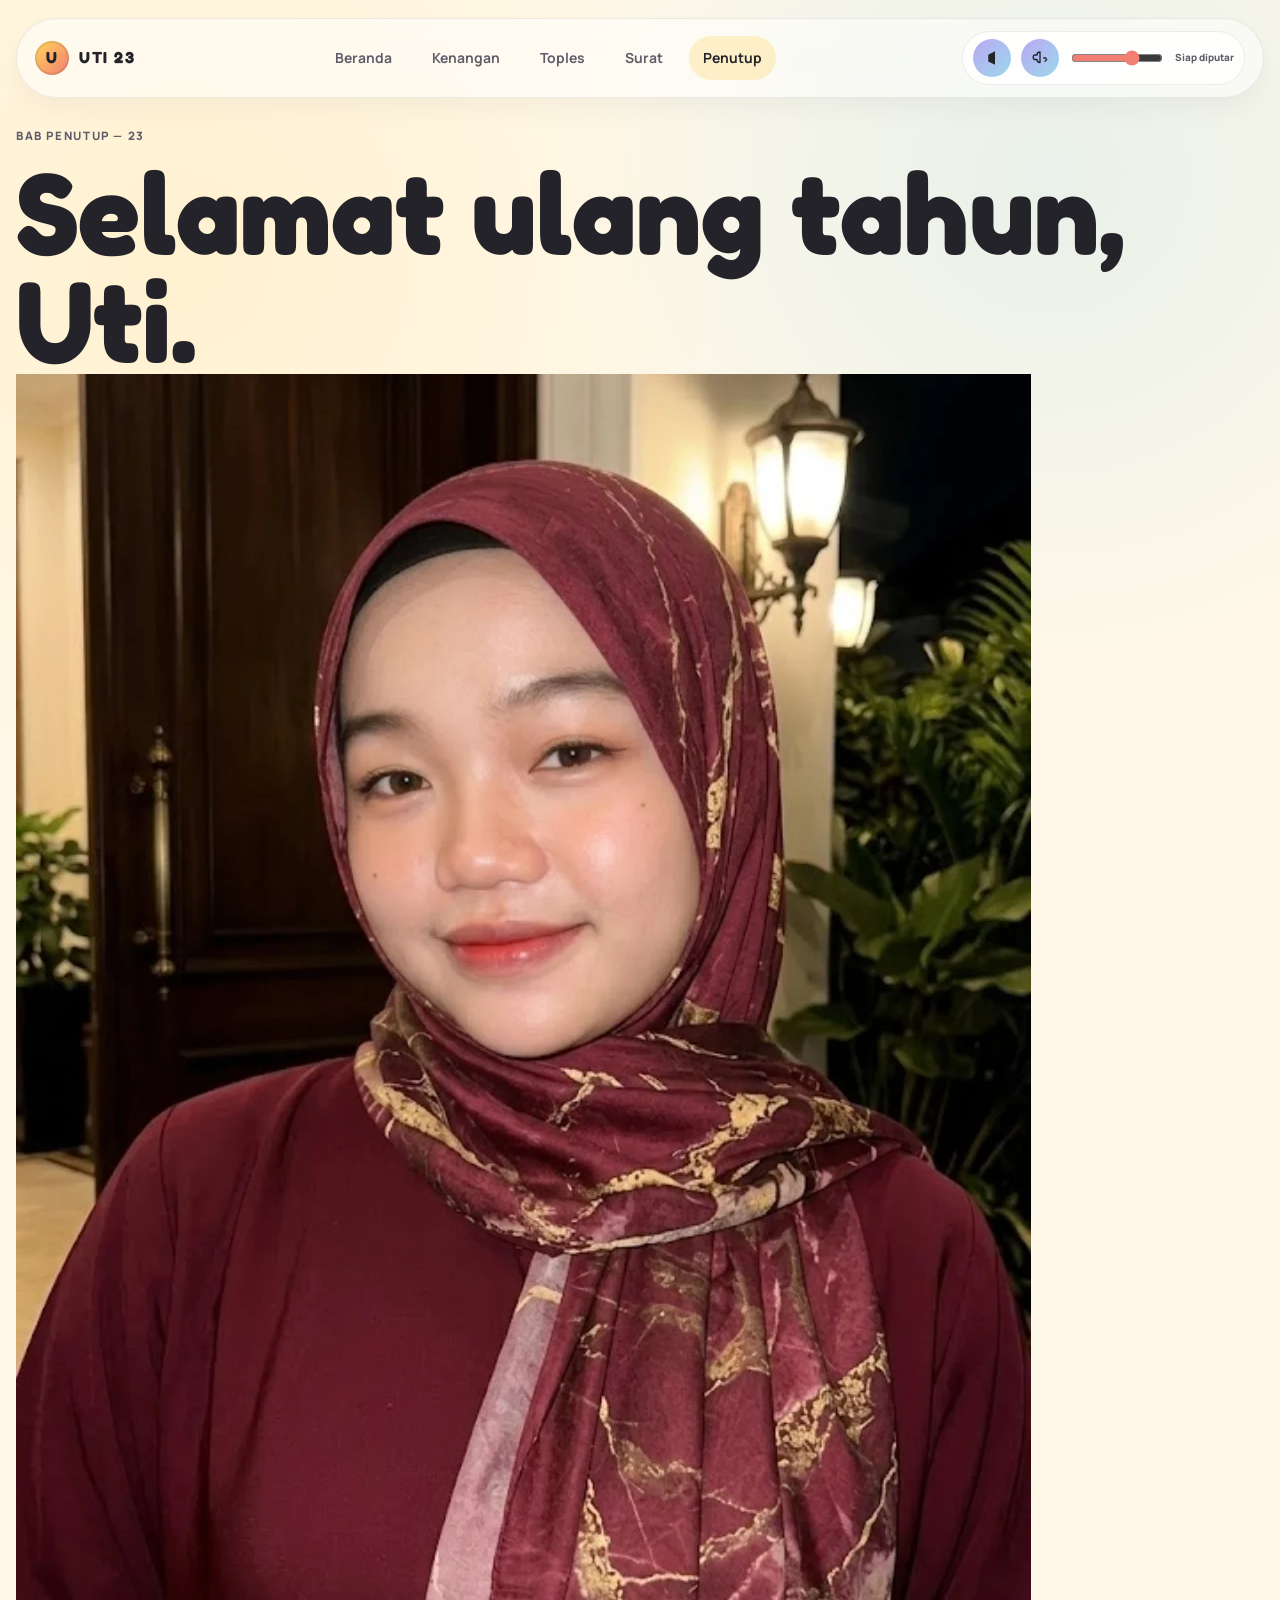
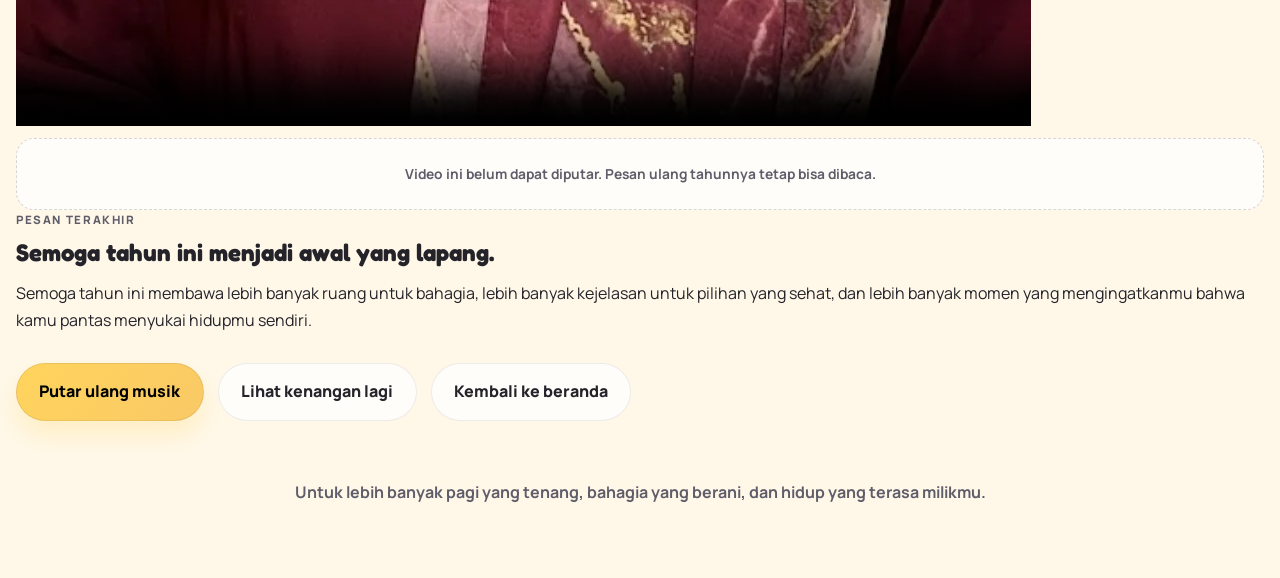
<file: finale.html>
<!DOCTYPE html>
<html lang="id">

<head>
  <meta charset="UTF-8" />
  <meta name="viewport" content="width=device-width, initial-scale=1.0" />
  <link rel="icon" href="./favicon.svg" type="image/svg+xml" />
  <title>Ucapan Penutup | UTI 23
  </title>
  <link rel="preconnect" href="https://fonts.googleapis.com" />
  <link rel="preconnect" href="https://fonts.gstatic.com" crossorigin />
  <link
    href="https://fonts.googleapis.com/css2?family=Fredoka:wght@400;500;600;700&family=Manrope:wght@400;500;600;700;800&display=swap"
    rel="stylesheet" />
  <script type="importmap">
      {
        "imports": {
          "three": "https://cdn.jsdelivr.net/npm/three@0.160.0/build/three.module.js",
          "three/addons/": "https://cdn.jsdelivr.net/npm/three@0.160.0/examples/jsm/"
        }
      }
    </script>
  <link rel="stylesheet" href="./styles.css" />
</head>

<body data-page="finale">
  <div class="page-shell inner-page">
    <header class="topbar">
      <a class="brand" href="./index.html">
        <span class="brand-mark">U</span>
        <span class="brand-text">UTI 23</span>
      </a>
      <nav class="main-nav" aria-label="Navigasi utama">
        <a href="./index.html">Beranda</a>
        <a href="./memories.html">Kenangan</a>
        <a href="./jar.html">Toples</a>
        <a href="./letter.html">Surat</a>
        <a href="./finale.html" class="active" aria-current="page">Penutup</a>
      </nav>
      <div class="audio-panel" role="group" aria-label="Kontrol musik">
        <button class="audio-toggle" type="button" data-audio-toggle aria-label="Putar musik" aria-pressed="false">
          <svg viewBox="0 0 24 24" aria-hidden="true">
            <path d="M7 7.5v9l9 4.5V3L7 7.5Z" fill="currentColor" />
          </svg>
        </button>
        <button class="mute-toggle" type="button" data-mute-toggle aria-label="Bisukan musik" aria-pressed="false">
          <svg viewBox="0 0 24 24" aria-hidden="true">
            <path
              d="M12 6v12a4 4 0 0 1-4-4H5a2 2 0 0 1-2-2v-2a2 2 0 0 1 2-2h3a4 4 0 0 1 4-4Zm6.5 5.5 2.5 2.5-2.5 2.5M17 12h2.5"
              fill="none" stroke="currentColor" stroke-linecap="round" stroke-linejoin="round" stroke-width="1.8" />
          </svg>
        </button>
        <input class="volume-slider" type="range" min="0" max="100" value="70" aria-label="Volume musik" />
        <span class="audio-status" role="status" aria-live="polite">Musik dijeda · tekan Putar untuk memulai</span>
      </div>
    </header>

    <main class="finale-page">
      <section class="page-hero narrow center">
        <p class="kicker">Bab penutup — 23</p>
        <h1>Selamat ulang tahun, Uti.</h1>
      </section>

      <section class="finale-video">
        <video controls preload="metadata" poster="./src/img/Foto Uti/Uti 1.webp">
          <source src="./src/vid/Video kenangan kita/v1c044g50000davur4vog65slf40i9kg.mp4" type="video/mp4" />
          Peramban ini tidak mendukung pemutaran video.
        </video>
      </section>

      <section class="finale-message">
        <p class="kicker">Pesan terakhir</p>
        <h2>Semoga tahun ini menjadi awal yang lapang.</h2>
        <p>
          Semoga tahun ini membawa lebih banyak ruang untuk bahagia, lebih banyak kejelasan untuk pilihan yang sehat,
          dan lebih banyak momen yang mengingatkanmu bahwa kamu pantas menyukai hidupmu sendiri.
        </p>
        <div class="button-row">
          <button class="primary-button" type="button" data-replay-music>Putar ulang musik</button>
          <a class="secondary-button" href="./memories.html">Lihat kenangan lagi</a>
          <a class="secondary-button" href="./index.html">Kembali ke beranda</a>
        </div>
      </section>
    </main>

    <footer class="site-footer">
      <p>Untuk lebih banyak pagi yang tenang, bahagia yang berani, dan hidup yang terasa milikmu.</p>
    </footer>
  </div>

  <script type="module" src="./script.js"></script>
</body>

</html>
</file>
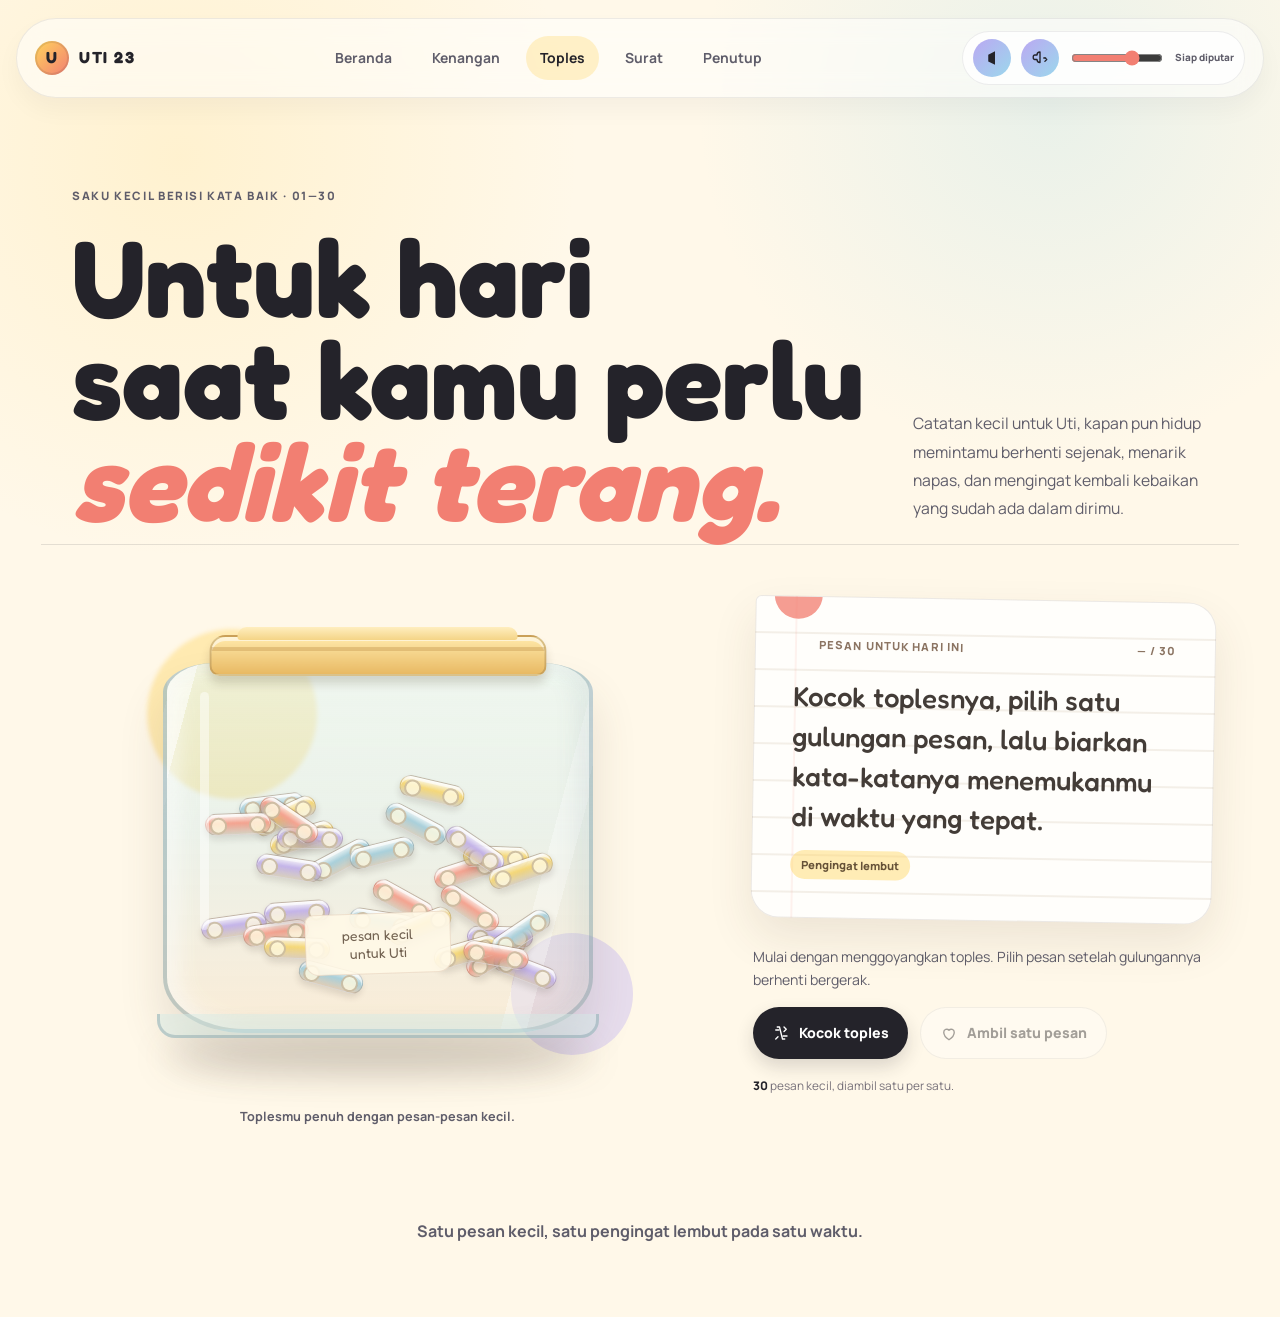
<file: jar.html>
<!DOCTYPE html>
<html lang="id">

<head>
  <meta charset="UTF-8" />
  <meta name="viewport" content="width=device-width, initial-scale=1.0" />
  <link rel="icon" href="./favicon.svg" type="image/svg+xml" />
  <title>Toples Pengingat Kecil | UTI 23</title>
  <link rel="preconnect" href="https://fonts.googleapis.com" />
  <link rel="preconnect" href="https://fonts.gstatic.com" crossorigin />
  <link
    href="https://fonts.googleapis.com/css2?family=Fredoka:wght@400;500;600;700&family=Manrope:wght@400;500;600;700;800&display=swap"
    rel="stylesheet" />
  <script type="importmap">
      {
        "imports": {
          "three": "https://cdn.jsdelivr.net/npm/three@0.160.0/build/three.module.js",
          "three/addons/": "https://cdn.jsdelivr.net/npm/three@0.160.0/examples/jsm/"
        }
      }
    </script>
  <link rel="stylesheet" href="./styles.css" />
</head>

<body data-page="jar">
  <div class="page-shell inner-page">
    <header class="topbar">
      <a class="brand" href="./index.html" aria-label="Beranda UTI 23">
        <span class="brand-mark">U</span>
        <span class="brand-text">UTI 23</span>
      </a>
      <nav class="main-nav" aria-label="Navigasi utama">
        <a href="./index.html">Beranda</a>
        <a href="./memories.html">Kenangan</a>
        <a href="./jar.html" class="active" aria-current="page">Toples</a>
        <a href="./letter.html">Surat</a>
        <a href="./finale.html">Penutup</a>
      </nav>
      <div class="audio-panel" role="group" aria-label="Kontrol musik">
        <button class="audio-toggle" type="button" data-audio-toggle aria-label="Putar musik" aria-pressed="false">
          <svg viewBox="0 0 24 24" aria-hidden="true">
            <path d="M7 7.5v9l9 4.5V3L7 7.5Z" fill="currentColor" />
          </svg>
        </button>
        <button class="mute-toggle" type="button" data-mute-toggle aria-label="Bisukan musik" aria-pressed="false">
          <svg viewBox="0 0 24 24" aria-hidden="true">
            <path
              d="M12 6v12a4 4 0 0 1-4-4H5a2 2 0 0 1-2-2v-2a2 2 0 0 1 2-2h3a4 4 0 0 1 4-4Zm6.5 5.5 2.5 2.5-2.5 2.5M17 12h2.5"
              fill="none" stroke="currentColor" stroke-linecap="round" stroke-linejoin="round" stroke-width="1.8" />
          </svg>
        </button>
        <input class="volume-slider" type="range" min="0" max="100" value="70" aria-label="Volume musik" />
        <span class="audio-status" role="status" aria-live="polite">Musik dijeda · tekan Putar untuk memulai</span>
      </div>
    </header>

    <main class="jar-page">
      <section class="jar-heading">
        <div>
          <p class="kicker">Saku kecil berisi kata baik · 01—30</p>
          <h1>Untuk hari<br />saat kamu perlu <span>sedikit terang.</span></h1>
        </div>
        <p class="jar-intro">Catatan kecil untuk Uti, kapan pun hidup memintamu berhenti sejenak, menarik napas, dan
          mengingat kembali kebaikan yang sudah ada dalam dirimu.</p>
      </section>

      <section class="jar-layout" aria-label="Toples berisi pesan-pesan kecil">
        <div class="jar-scene">
          <div class="jar-shadow" aria-hidden="true"></div>
          <div class="jar-lid" aria-hidden="true"><span></span></div>
          <div class="jar-glass" aria-label="Toples kaca berisi gulungan pesan">
            <div class="jar-glint" aria-hidden="true"></div>
            <div id="paper-rolls" class="paper-rolls" aria-hidden="true"></div>
            <div class="jar-label" aria-hidden="true">pesan kecil<br />untuk Uti</div>
          </div>
          <div class="jar-foot" aria-hidden="true"></div>
          <button id="picked-note" class="picked-note" type="button" aria-label="Buka gulungan pesan pilihanmu" hidden>
            <span class="picked-note-roll"><i></i></span>
            <span class="picked-note-copy">Ketuk untuk membuka</span>
            <svg viewBox="0 0 24 24" aria-hidden="true">
              <path d="m9 18 6-6-6-6" fill="none" stroke="currentColor" stroke-linecap="round" stroke-linejoin="round"
                stroke-width="2" />
            </svg>
          </button>
          <p class="jar-status" id="jar-status" aria-live="polite">Menyiapkan 30 pesan kecil…</p>
        </div>

        <div class="jar-panel">
          <div class="note-card" id="note-card">
            <div class="note-card-top">
              <span class="note-label">Pesan untuk hari ini</span>
              <span class="note-number" id="note-number">— / 30</span>
            </div>
            <p id="note-text" lang="id" aria-live="polite">Kocok toplesnya, pilih satu gulungan pesan, lalu biarkan kata-katanya menemukanmu di waktu yang tepat.</p>
            <span class="note-category" id="note-category">Pengingat lembut</span>
          </div>
          <p class="jar-instruction" id="jar-instruction">Mulai dengan menggoyangkan toples. Pilih pesan setelah gulungannya berhenti bergerak.</p>
          <div class="jar-actions" aria-label="Tombol toples">
            <button id="shake-button" class="primary-button" type="button" disabled>
              <svg viewBox="0 0 24 24" aria-hidden="true">
                <path d="M7 4h3l4 16h3M5 8h4m6 8h5M16 4l3 3-3 3M8 17l-3 3" fill="none" stroke="currentColor"
                  stroke-linecap="round" stroke-linejoin="round" stroke-width="1.8" />
              </svg>
              Kocok toples
            </button>
            <button id="pick-button" class="secondary-button" type="button" disabled>
              <svg viewBox="0 0 24 24" aria-hidden="true">
                <path d="M12 21s-7-4.4-7-10a4 4 0 0 1 7-2.6A4 4 0 0 1 19 11c0 5.6-7 10-7 10Z" fill="none"
                  stroke="currentColor" stroke-linecap="round" stroke-linejoin="round" stroke-width="1.8" />
              </svg>
              Ambil satu pesan
            </button>
            <button id="next-button" class="secondary-button next-note hidden" type="button">
              Ambil pesan lain
              <svg viewBox="0 0 24 24" aria-hidden="true">
                <path d="M5 12h14m-6-6 6 6-6 6" fill="none" stroke="currentColor" stroke-linecap="round"
                  stroke-linejoin="round" stroke-width="1.8" />
              </svg>
            </button>
          </div>
          <p class="jar-count"><span id="notes-remaining">30</span> pesan kecil, diambil satu per satu.</p>
        </div>
      </section>
    </main>

    <footer class="site-footer">
      <p>Satu pesan kecil, satu pengingat lembut pada satu waktu.</p>
    </footer>
  </div>

  <script type="module" src="./script.js"
    onerror="document.getElementById('jar-status').textContent = 'Toples pesan tidak dapat dimuat. Muat ulang halaman untuk mencoba lagi.'; document.querySelectorAll('.jar-actions button, .picked-note').forEach((button) => { button.disabled = true; });"></script>
</body>

</html>
</file>
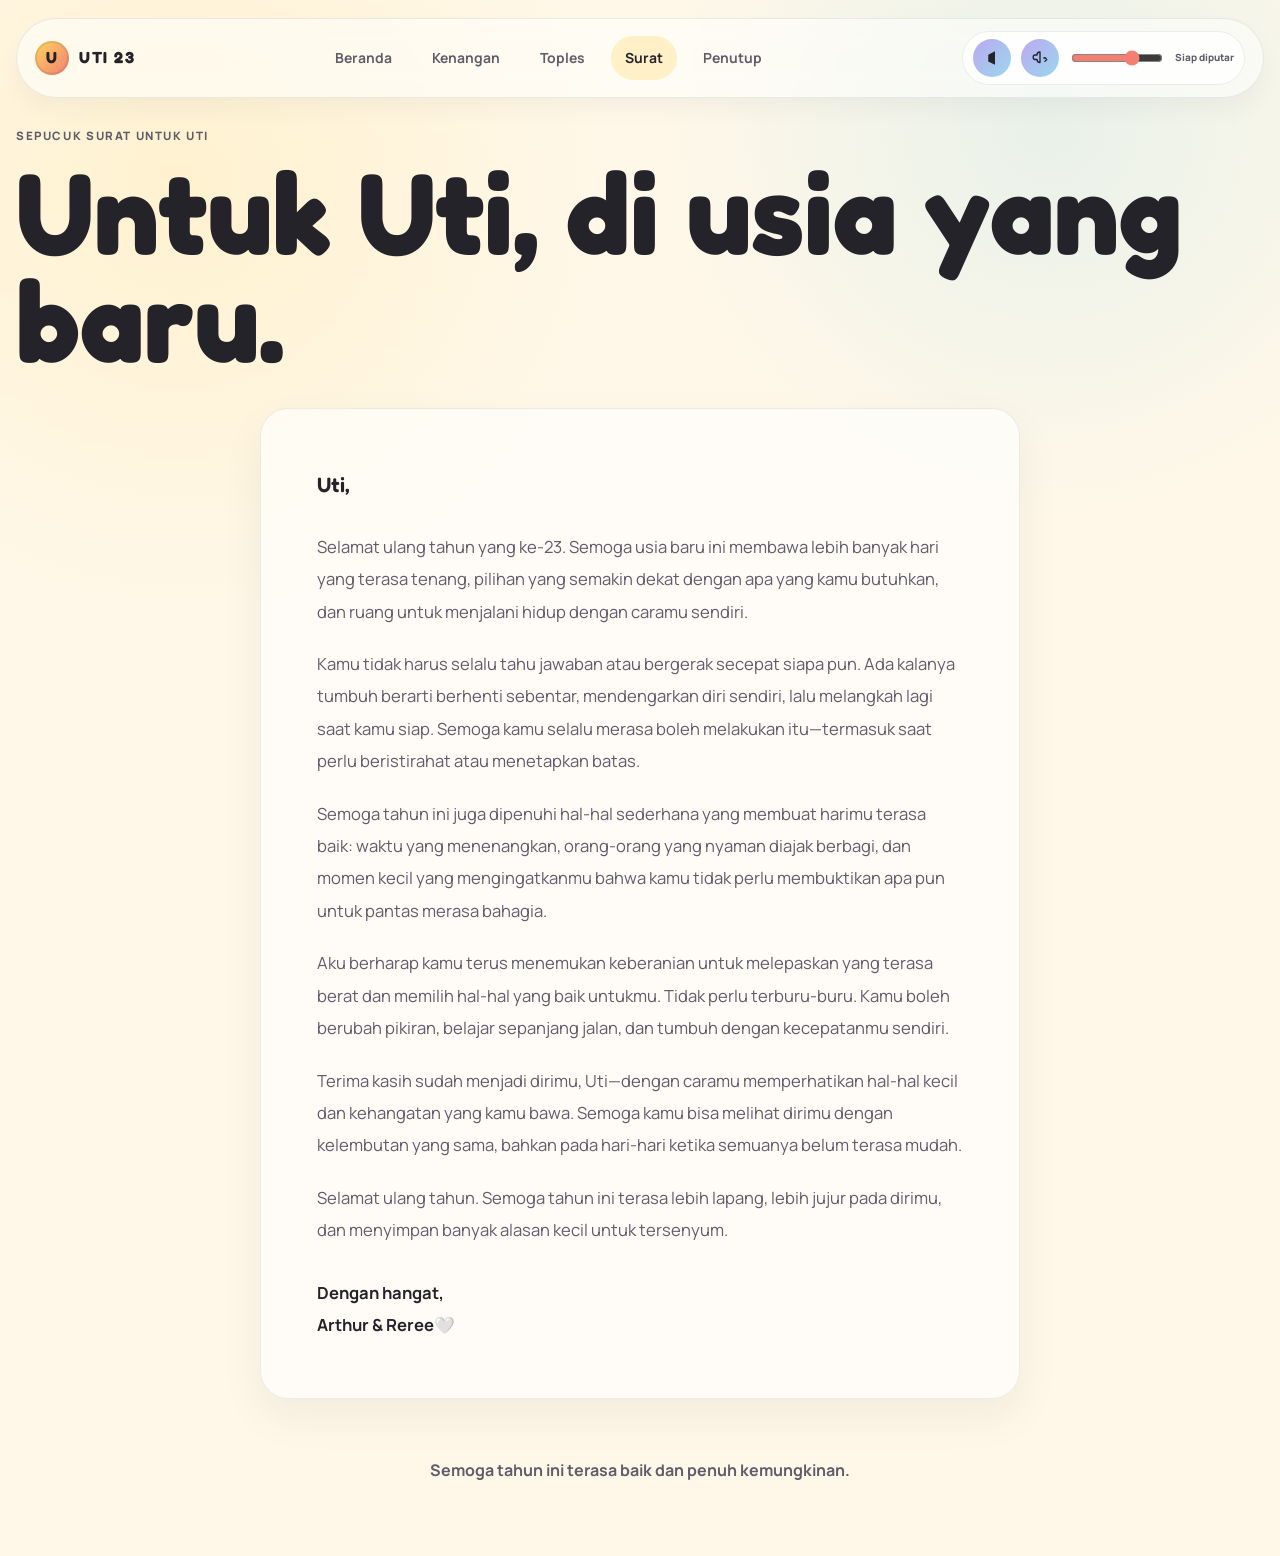
<file: letter.html>
<!DOCTYPE html>
<html lang="id">

<head>
  <meta charset="UTF-8" />
  <meta name="viewport" content="width=device-width, initial-scale=1.0" />
  <link rel="icon" href="./favicon.svg" type="image/svg+xml" />
  <title>Surat untuk Uti | UTI 23</title>
  <link rel="preconnect" href="https://fonts.googleapis.com" />
  <link rel="preconnect" href="https://fonts.gstatic.com" crossorigin />
  <link
    href="https://fonts.googleapis.com/css2?family=Fredoka:wght@400;500;600;700&family=Manrope:wght@400;500;600;700;800&display=swap"
    rel="stylesheet" />
  <script type="importmap">
      {
        "imports": {
          "three": "https://cdn.jsdelivr.net/npm/three@0.160.0/build/three.module.js",
          "three/addons/": "https://cdn.jsdelivr.net/npm/three@0.160.0/examples/jsm/"
        }
      }
    </script>
  <link rel="stylesheet" href="./styles.css" />
</head>

<body data-page="letter">
  <div class="page-shell inner-page">
    <header class="topbar">
      <a class="brand" href="./index.html">
        <span class="brand-mark">U</span>
        <span class="brand-text">UTI 23</span>
      </a>
      <nav class="main-nav" aria-label="Navigasi utama">
        <a href="./index.html">Beranda</a>
        <a href="./memories.html">Kenangan</a>
        <a href="./jar.html">Toples</a>
        <a href="./letter.html" class="active" aria-current="page">Surat</a>
        <a href="./finale.html">Penutup</a>
      </nav>
      <div class="audio-panel" role="group" aria-label="Kontrol musik">
        <button class="audio-toggle" type="button" data-audio-toggle aria-label="Putar musik" aria-pressed="false">
          <svg viewBox="0 0 24 24" aria-hidden="true">
            <path d="M7 7.5v9l9 4.5V3L7 7.5Z" fill="currentColor" />
          </svg>
        </button>
        <button class="mute-toggle" type="button" data-mute-toggle aria-label="Bisukan musik" aria-pressed="false">
          <svg viewBox="0 0 24 24" aria-hidden="true">
            <path
              d="M12 6v12a4 4 0 0 1-4-4H5a2 2 0 0 1-2-2v-2a2 2 0 0 1 2-2h3a4 4 0 0 1 4-4Zm6.5 5.5 2.5 2.5-2.5 2.5M17 12h2.5"
              fill="none" stroke="currentColor" stroke-linecap="round" stroke-linejoin="round" stroke-width="1.8" />
          </svg>
        </button>
        <input class="volume-slider" type="range" min="0" max="100" value="70" aria-label="Volume musik" />
        <span class="audio-status" role="status" aria-live="polite">Musik dijeda · tekan Putar untuk memulai</span>
      </div>
    </header>

    <main>
      <section class="page-hero letter-hero narrow">
        <p class="kicker">Sepucuk surat untuk Uti</p>
        <h1>Untuk Uti, di usia yang baru.</h1>
      </section>

      <article class="letter-body" lang="id">
        <p>Uti,</p>
        <p>
          Selamat ulang tahun yang ke-23. Semoga usia baru ini membawa lebih banyak hari yang terasa tenang, pilihan
          yang semakin dekat dengan apa yang kamu butuhkan, dan ruang untuk menjalani hidup dengan caramu sendiri.
        </p>
        <p>
          Kamu tidak harus selalu tahu jawaban atau bergerak secepat siapa pun. Ada kalanya tumbuh berarti berhenti
          sebentar, mendengarkan diri sendiri, lalu melangkah lagi saat kamu siap. Semoga kamu selalu merasa boleh
          melakukan itu—termasuk saat perlu beristirahat atau menetapkan batas.
        </p>
        <p>
          Semoga tahun ini juga dipenuhi hal-hal sederhana yang membuat harimu terasa baik: waktu yang menenangkan,
          orang-orang yang nyaman diajak berbagi, dan momen kecil yang mengingatkanmu bahwa kamu tidak perlu membuktikan
          apa pun untuk pantas merasa bahagia.
        </p>
        <p>
          Aku berharap kamu terus menemukan keberanian untuk melepaskan yang terasa berat dan memilih hal-hal yang baik
          untukmu. Tidak perlu terburu-buru. Kamu boleh berubah pikiran, belajar sepanjang jalan, dan tumbuh dengan
          kecepatanmu sendiri.
        </p>
        <p>
          Terima kasih sudah menjadi dirimu, Uti—dengan caramu memperhatikan hal-hal kecil dan kehangatan yang kamu
          bawa. Semoga kamu bisa melihat dirimu dengan kelembutan yang sama, bahkan pada hari-hari ketika semuanya belum
          terasa mudah.
        </p>
        <p>
          Selamat ulang tahun. Semoga tahun ini terasa lebih lapang, lebih jujur pada dirimu, dan menyimpan banyak
          alasan kecil untuk tersenyum.
        </p>
        <p class="letter-signoff">Dengan hangat,<br /><strong>Arthur &amp; Reree🤍</strong></p>
      </article>
    </main>

    <footer class="site-footer">
      <p>Semoga tahun ini terasa baik dan penuh kemungkinan.</p>
    </footer>
  </div>

  <script type="module" src="./script.js"></script>
</body>

</html>
</file>
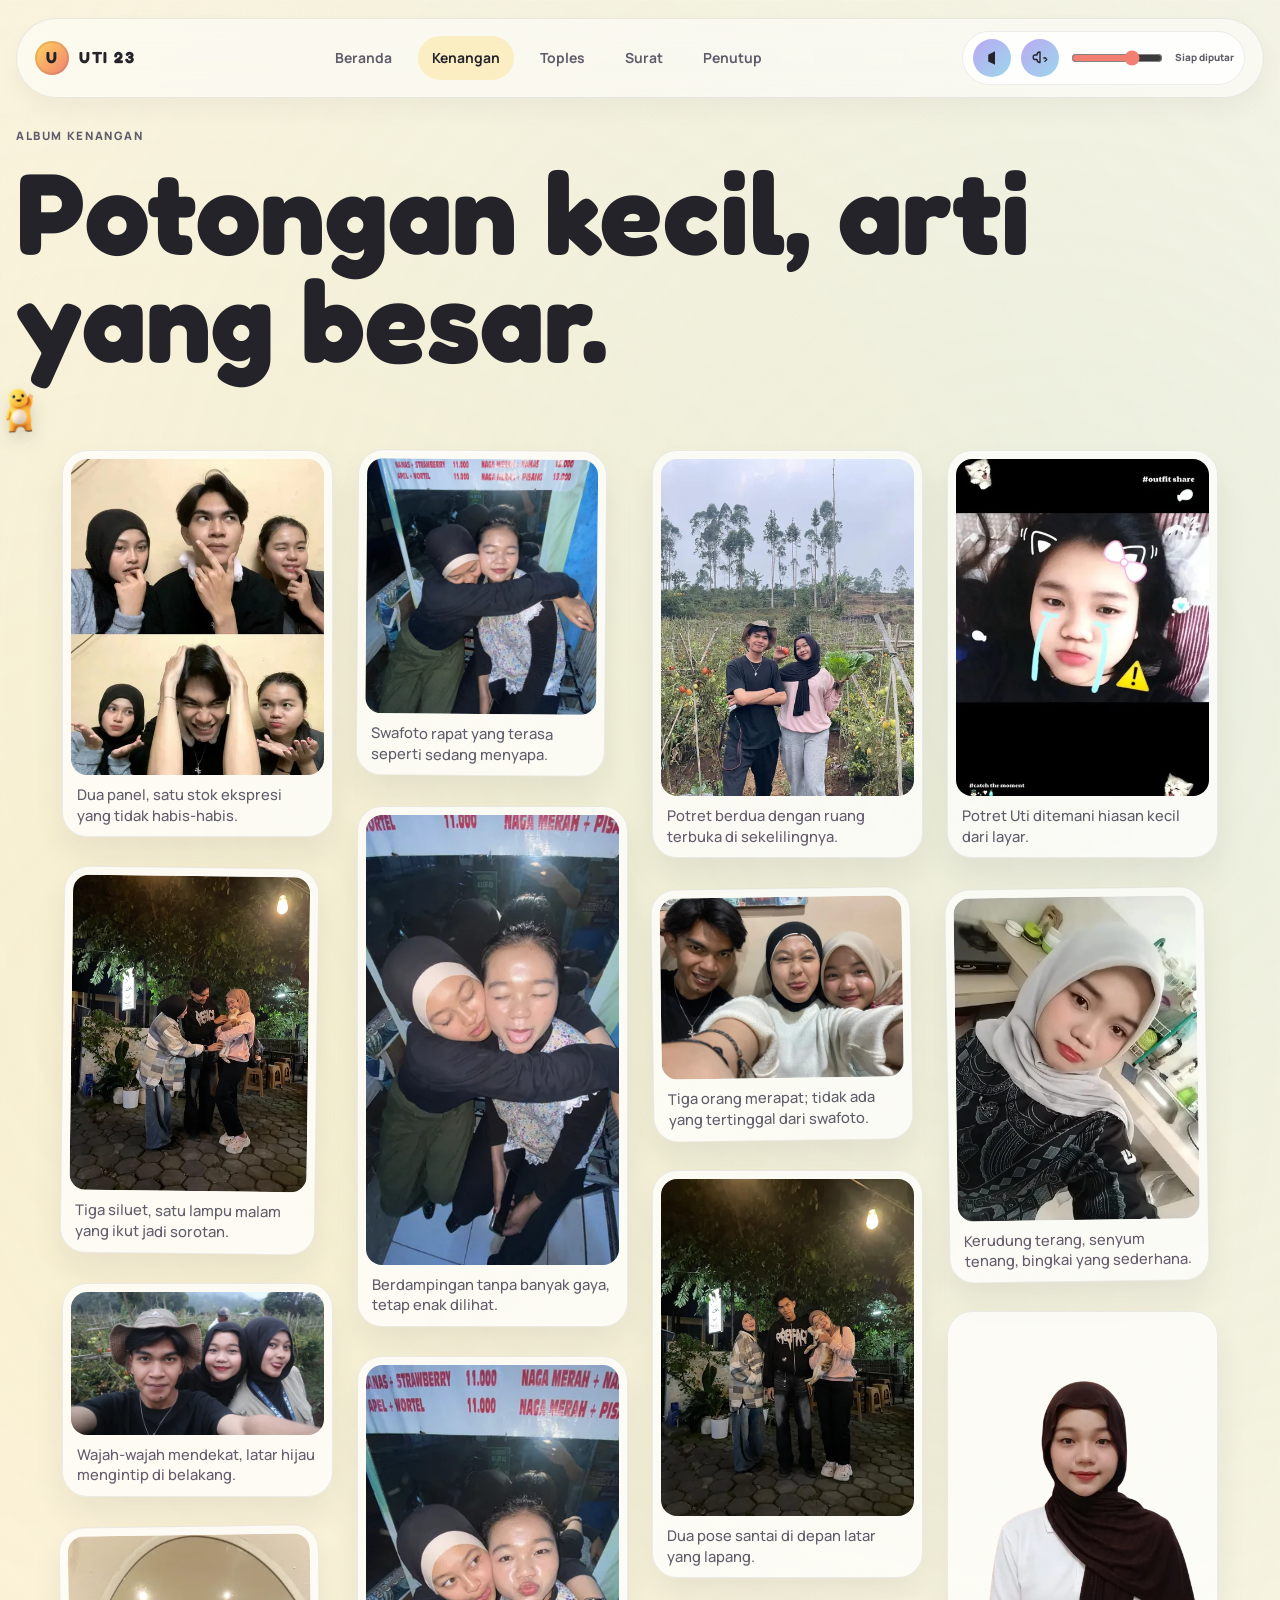
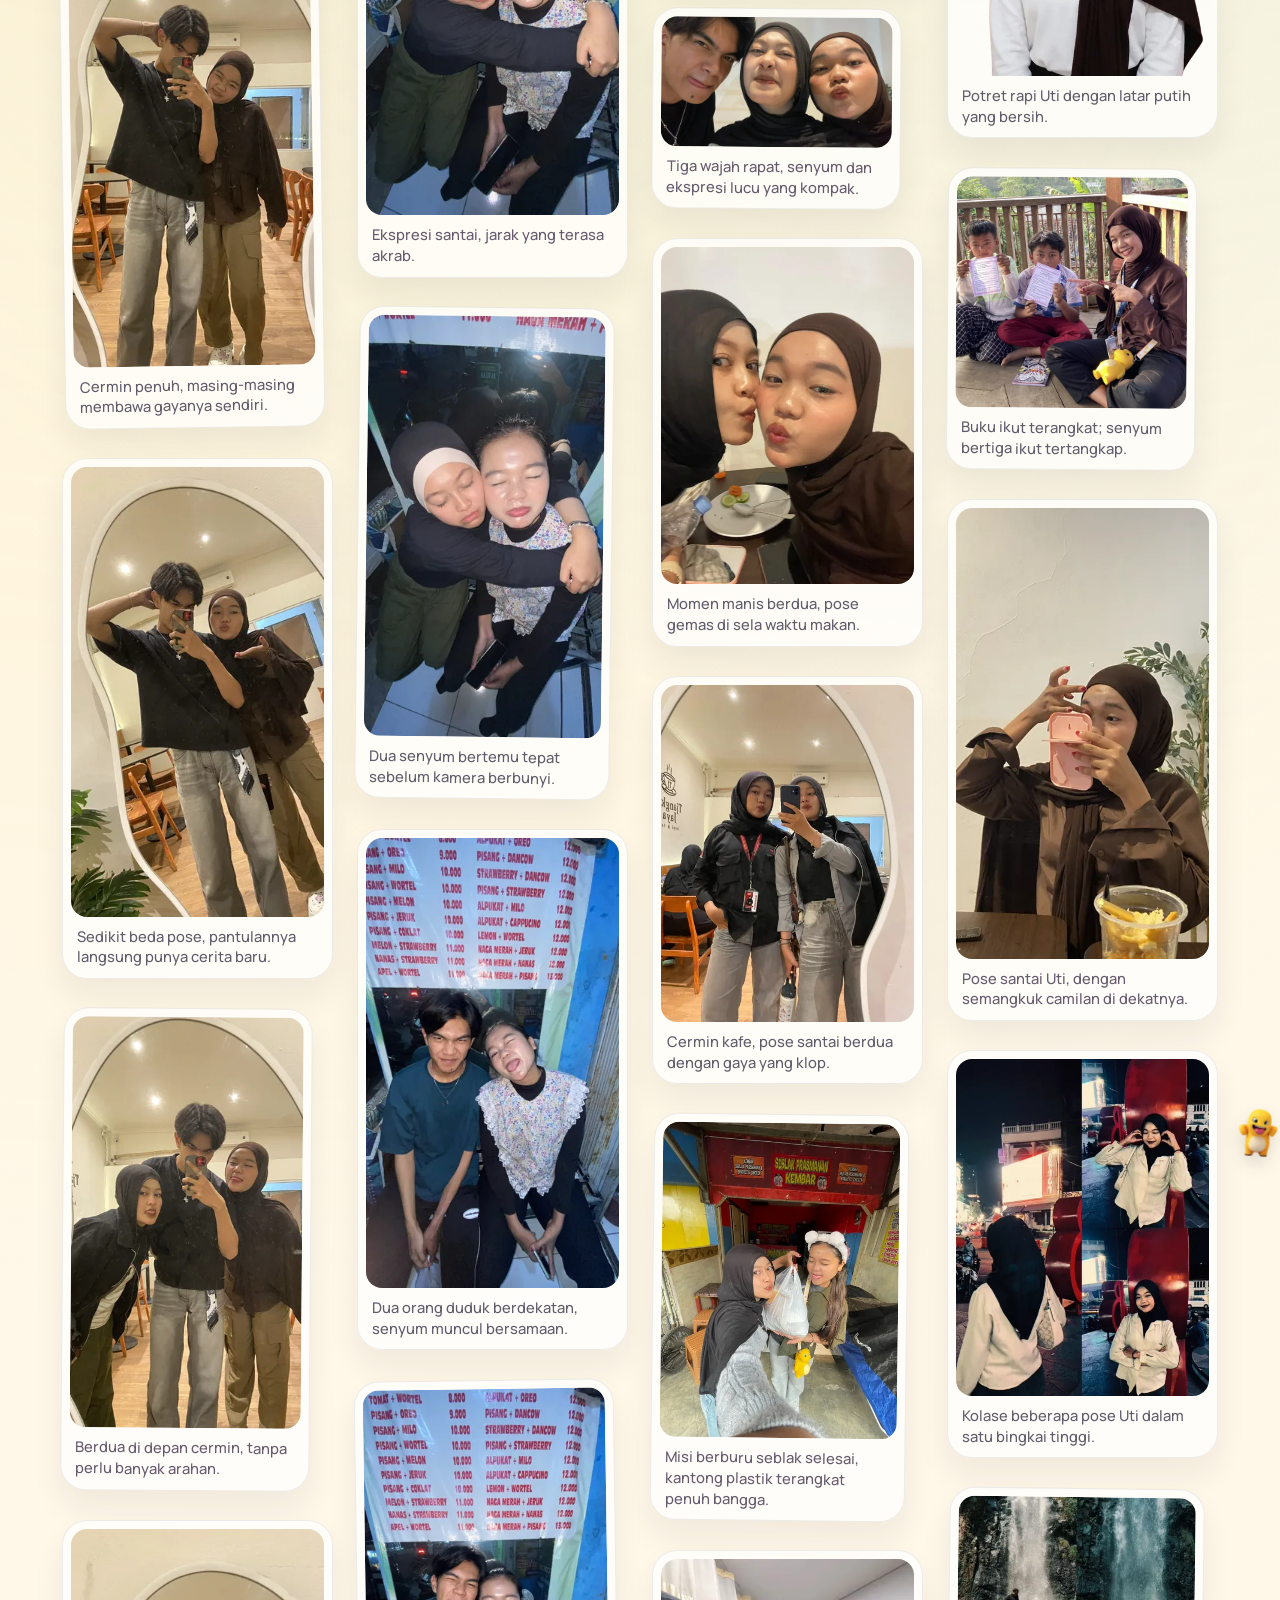
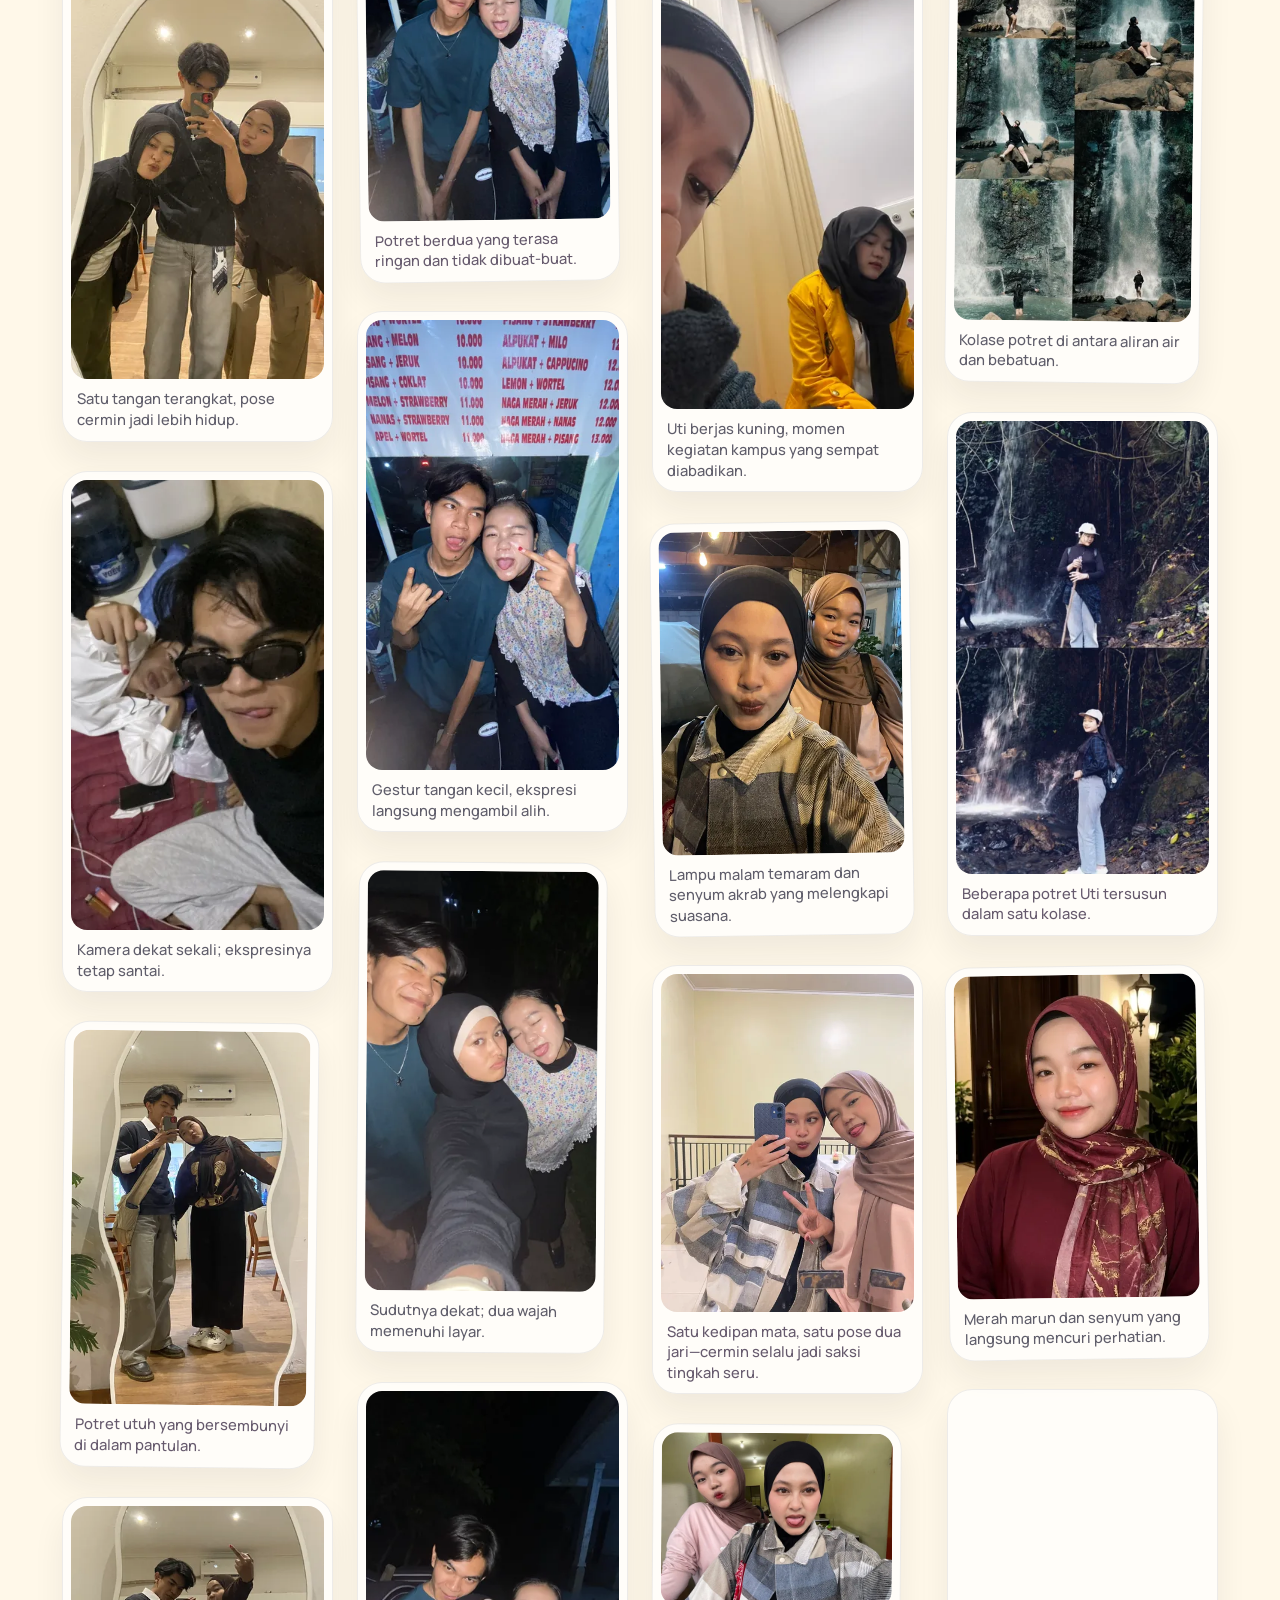
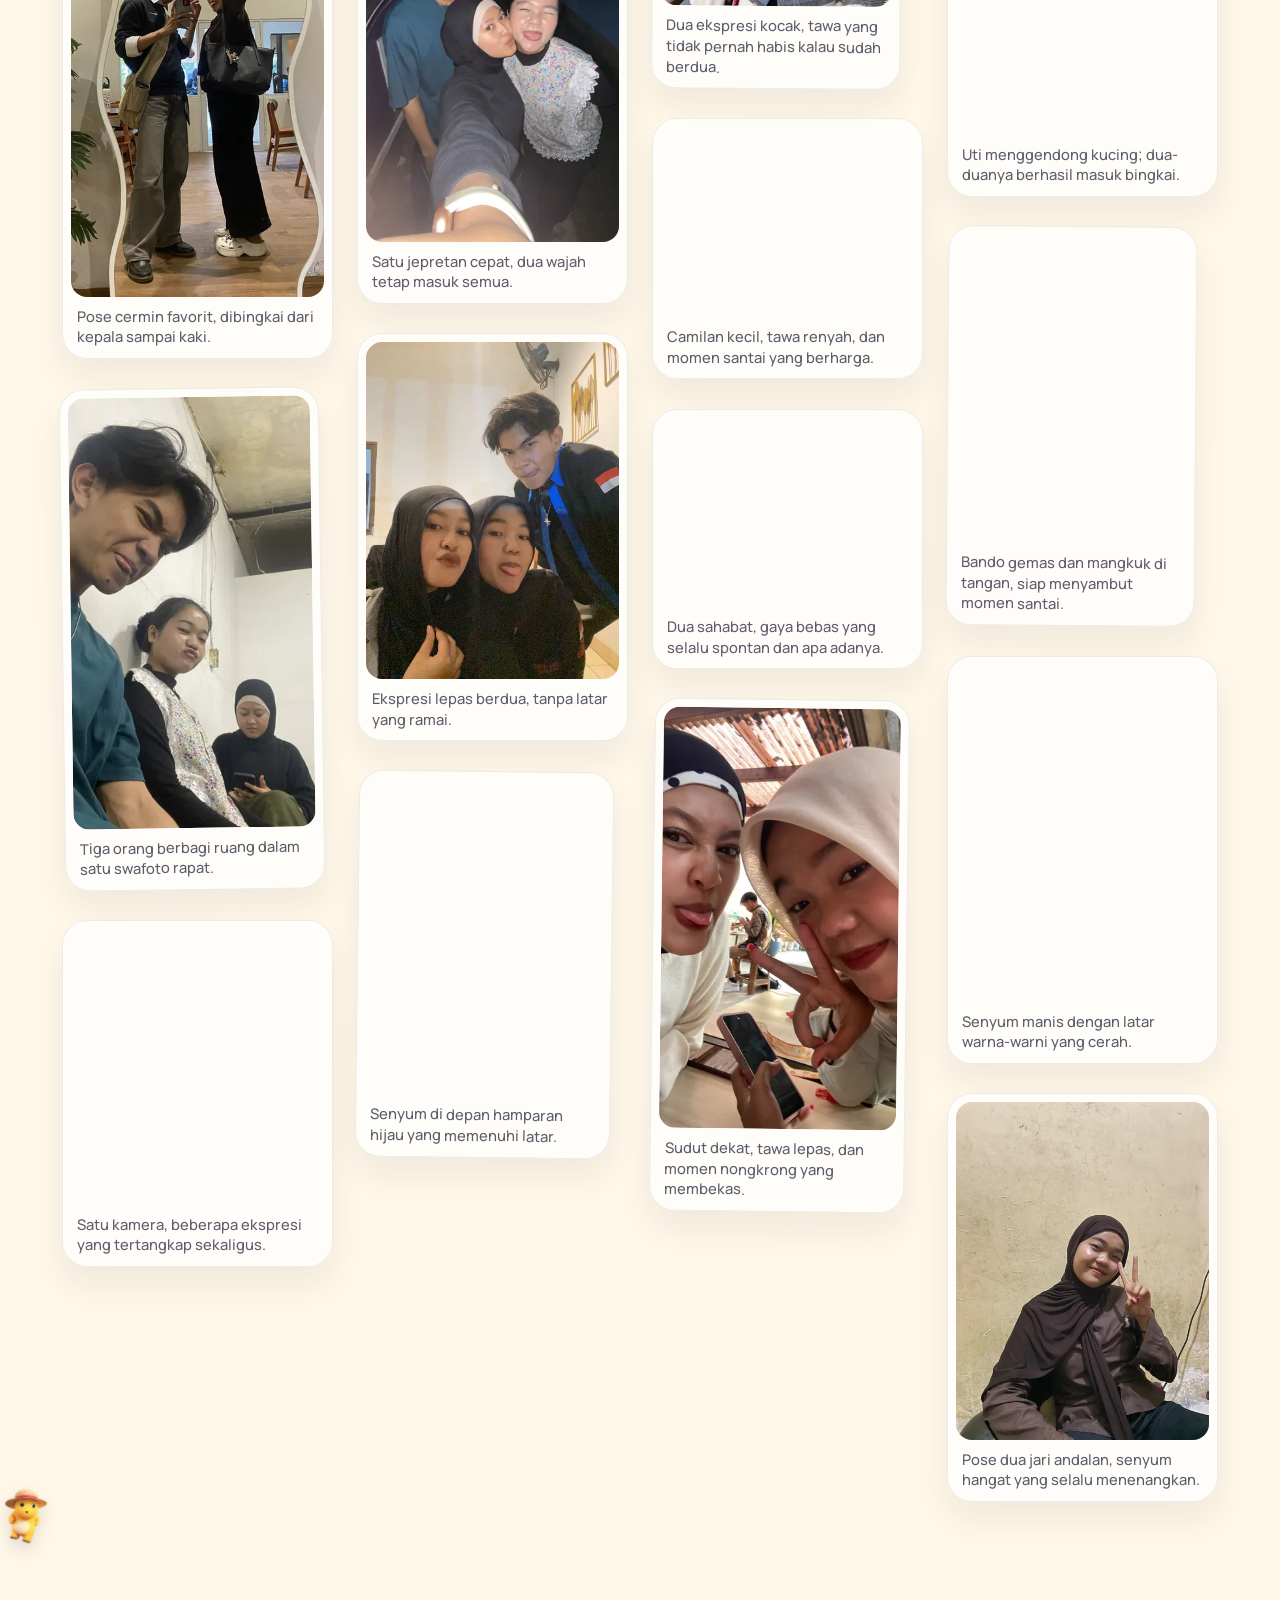
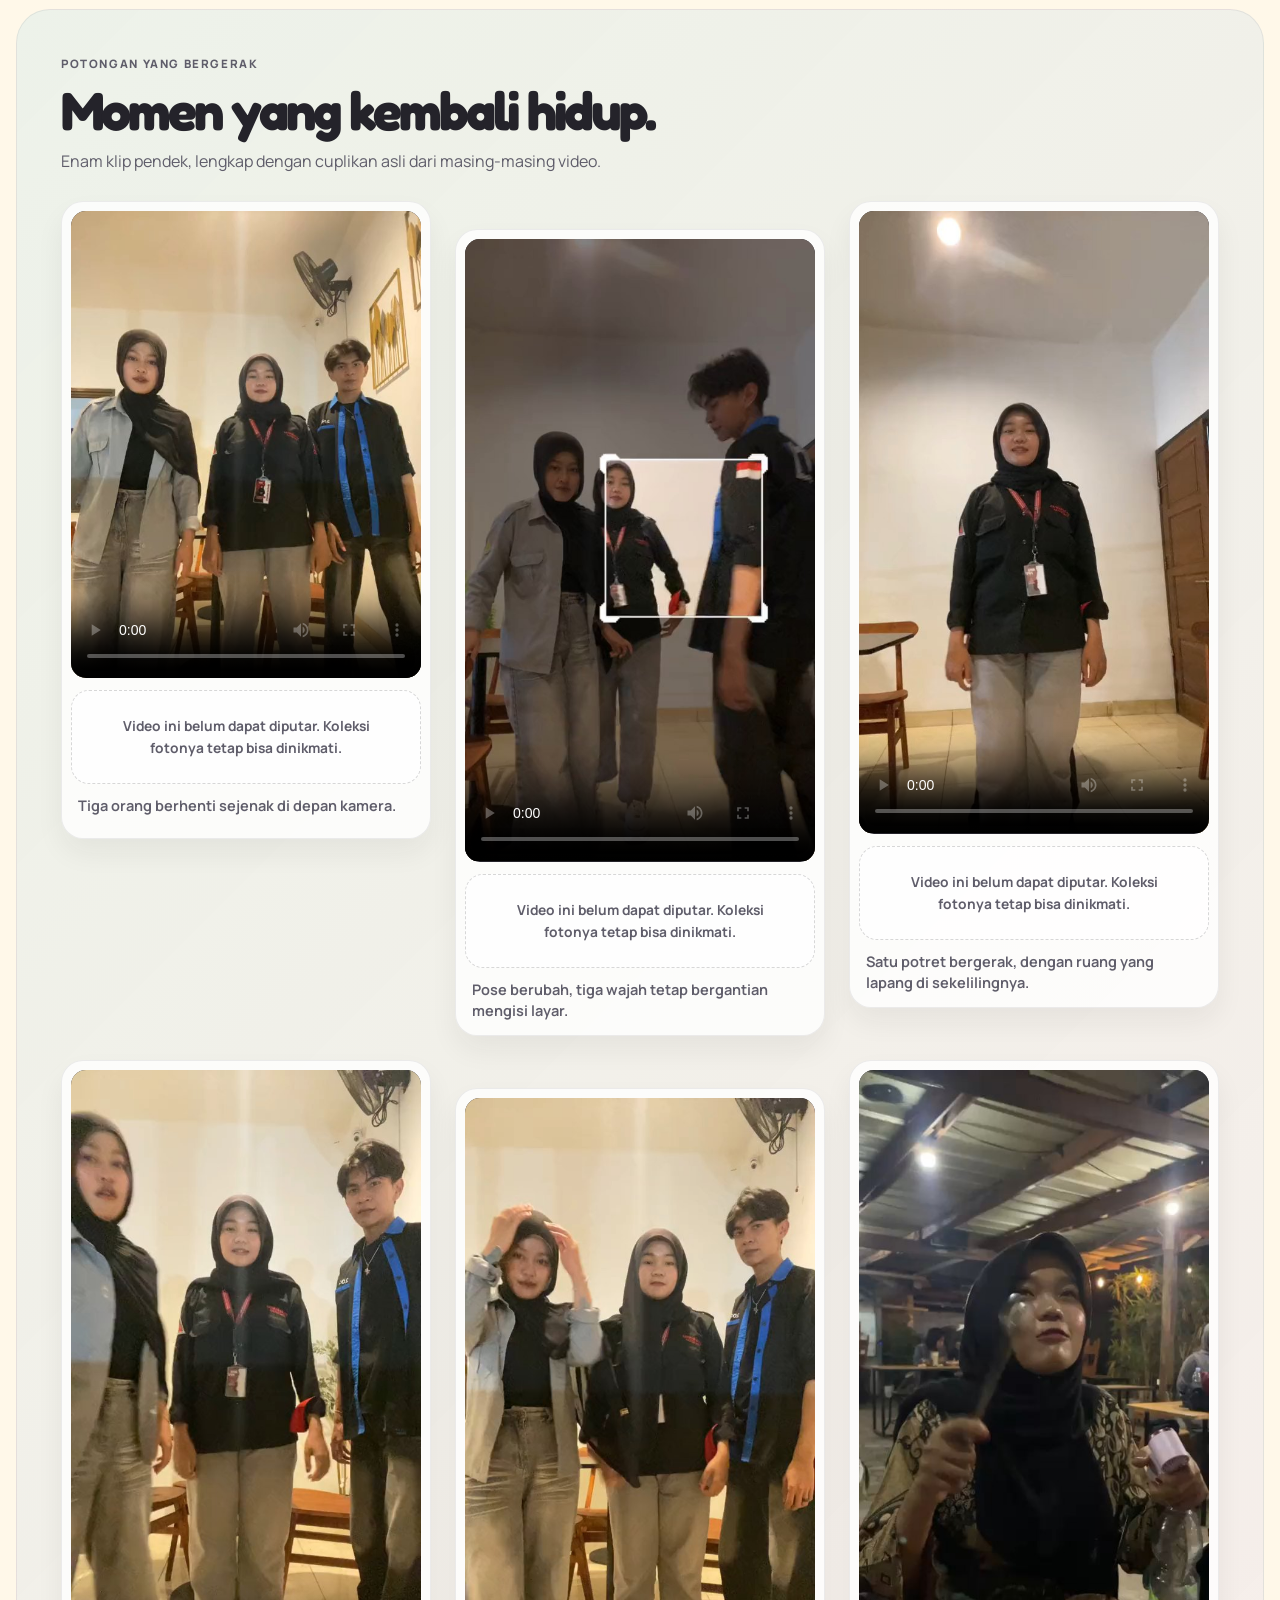
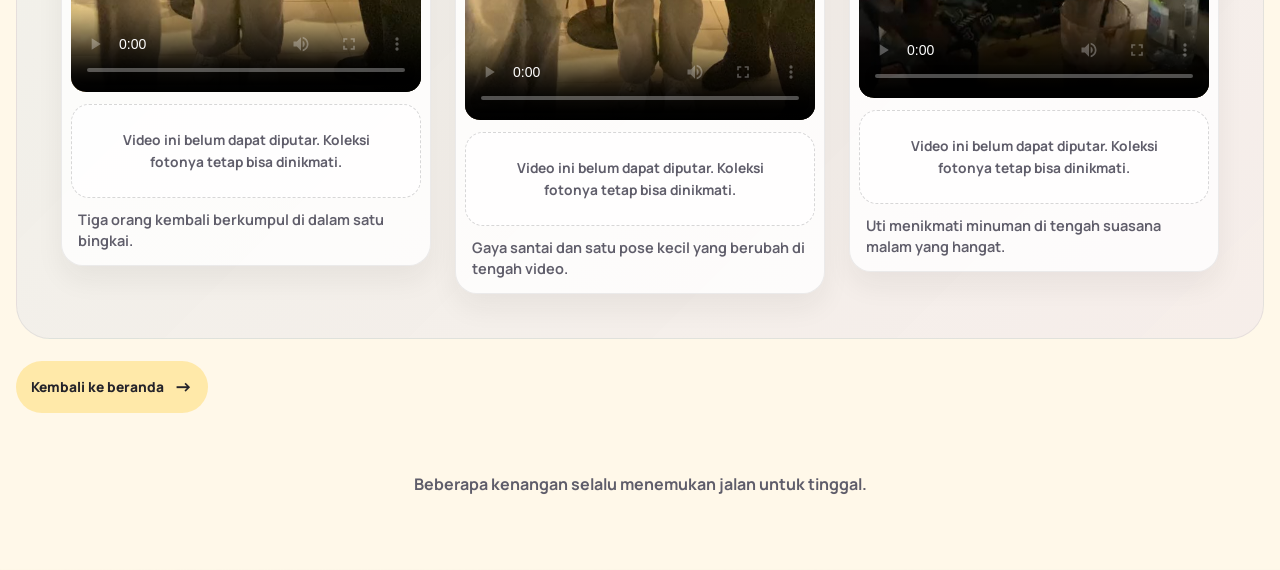
<file: memories.html>
<!DOCTYPE html>
<html lang="id">

<head>
  <meta charset="UTF-8" />
  <meta name="viewport" content="width=device-width, initial-scale=1.0" />
  <link rel="icon" href="./favicon.svg" type="image/svg+xml" />
  <title>Album Kenangan | UTI 23</title>
  <link rel="preconnect" href="https://fonts.googleapis.com" />
  <link rel="preconnect" href="https://fonts.gstatic.com" crossorigin />
  <link
    href="https://fonts.googleapis.com/css2?family=Fredoka:wght@400;500;600;700&family=Manrope:wght@400;500;600;700;800&display=swap"
    rel="stylesheet" />
  <script type="importmap">
      {
        "imports": {
          "three": "https://cdn.jsdelivr.net/npm/three@0.160.0/build/three.module.js",
          "three/addons/": "https://cdn.jsdelivr.net/npm/three@0.160.0/examples/jsm/"
        }
      }
    </script>
  <link rel="stylesheet" href="./styles.css" />
</head>

<body data-page="memories">
  <div class="page-shell inner-page">
    <header class="topbar">
      <a class="brand" href="./index.html">
        <span class="brand-mark">U</span>
        <span class="brand-text">UTI 23</span>
      </a>
      <nav class="main-nav" aria-label="Navigasi utama">
        <a href="./index.html">Beranda</a>
        <a href="./memories.html" class="active" aria-current="page">Kenangan</a>
        <a href="./jar.html">Toples</a>
        <a href="./letter.html">Surat</a>
        <a href="./finale.html">Penutup</a>
      </nav>
      <div class="audio-panel" role="group" aria-label="Kontrol musik">
        <button class="audio-toggle" type="button" data-audio-toggle aria-label="Putar musik" aria-pressed="false">
          <svg viewBox="0 0 24 24" aria-hidden="true">
            <path d="M7 7.5v9l9 4.5V3L7 7.5Z" fill="currentColor" />
          </svg>
        </button>
        <button class="mute-toggle" type="button" data-mute-toggle aria-label="Bisukan musik" aria-pressed="false">
          <svg viewBox="0 0 24 24" aria-hidden="true">
            <path
              d="M12 6v12a4 4 0 0 1-4-4H5a2 2 0 0 1-2-2v-2a2 2 0 0 1 2-2h3a4 4 0 0 1 4-4Zm6.5 5.5 2.5 2.5-2.5 2.5M17 12h2.5"
              fill="none" stroke="currentColor" stroke-linecap="round" stroke-linejoin="round" stroke-width="1.8" />
          </svg>
        </button>
        <input class="volume-slider" type="range" min="0" max="100" value="70" aria-label="Volume musik" />
        <span class="audio-status" role="status" aria-live="polite">Musik dijeda · tekan Putar untuk memulai</span>
      </div>
    </header>

    <main>
      <section class="page-hero narrow">
        <p class="kicker">Album Kenangan</p>
        <h1>Potongan kecil, arti yang besar.</h1>
      </section>

      <div class="memories-stage">
        <section class="memory-gallery" aria-label="Kumpulan foto kenangan">
        <figure class="memory-card" data-lightbox data-full-src="./src/img/Foto kenangan kita/Artboard1.png">
          <img src="./src/img/thumbnails/Foto kenangan kita/Artboard1.webp" alt="Kolase dua foto tiga orang membuat ekspresi jenaka" loading="lazy" decoding="async" />
          <figcaption>Dua panel, satu stok ekspresi yang tidak habis-habis.</figcaption>
        </figure>
        <figure class="memory-card" data-lightbox data-full-src="./src/img/Foto kenangan kita/Gemini_Generated_Image_vk4bv0vk4bv0vk4b.jpg">
          <img src="./src/img/thumbnails/Foto kenangan kita/Gemini_Generated_Image_vk4bv0vk4bv0vk4b.webp" alt="Tiga orang berpose di luar ruangan pada malam hari" loading="lazy" decoding="async" />
          <figcaption>Tiga siluet, satu lampu malam yang ikut jadi sorotan.</figcaption>
        </figure>
        <figure class="memory-card" data-lightbox data-full-src="./src/img/Foto kenangan kita/IMG_4495.JPG">
          <img src="./src/img/thumbnails/Foto kenangan kita/IMG_4495.webp" alt="Swafoto tiga orang di luar ruangan" loading="lazy" decoding="async" />
          <figcaption>Wajah-wajah mendekat, latar hijau mengintip di belakang.</figcaption>
        </figure>
        <figure class="memory-card" data-lightbox data-full-src="./src/img/Foto kenangan kita/IMG_5019.png">
          <img src="./src/img/thumbnails/Foto kenangan kita/IMG_5019.webp" alt="Dua orang berpose di depan cermin" loading="lazy" decoding="async" />
          <figcaption>Cermin penuh, masing-masing membawa gayanya sendiri.</figcaption>
        </figure>
        <figure class="memory-card" data-lightbox data-full-src="./src/img/Foto kenangan kita/IMG_5020.png">
          <img src="./src/img/thumbnails/Foto kenangan kita/IMG_5020.webp" alt="Dua orang berfoto di cermin dengan pose santai" loading="lazy" decoding="async" />
          <figcaption>Sedikit beda pose, pantulannya langsung punya cerita baru.</figcaption>
        </figure>
        <figure class="memory-card" data-lightbox data-full-src="./src/img/Foto kenangan kita/IMG_5021.png">
          <img src="./src/img/thumbnails/Foto kenangan kita/IMG_5021.webp" alt="Dua orang berpose bersama di depan cermin" loading="lazy" decoding="async" />
          <figcaption>Berdua di depan cermin, tanpa perlu banyak arahan.</figcaption>
        </figure>
        <figure class="memory-card" data-lightbox data-full-src="./src/img/Foto kenangan kita/IMG_5022.png">
          <img src="./src/img/thumbnails/Foto kenangan kita/IMG_5022.webp" alt="Swafoto di cermin dengan satu tangan terangkat" loading="lazy" decoding="async" />
          <figcaption>Satu tangan terangkat, pose cermin jadi lebih hidup.</figcaption>
        </figure>
        <figure class="memory-card" data-lightbox data-full-src="./src/img/Foto kenangan kita/IMG_5046.png">
          <img src="./src/img/thumbnails/Foto kenangan kita/IMG_5046.webp" alt="Swafoto dekat dua orang dengan ekspresi santai" loading="lazy" decoding="async" />
          <figcaption>Kamera dekat sekali; ekspresinya tetap santai.</figcaption>
        </figure>
        <figure class="memory-card" data-lightbox data-full-src="./src/img/Foto kenangan kita/IMG_5097.png">
          <img src="./src/img/thumbnails/Foto kenangan kita/IMG_5097.webp" alt="Potret penuh dua orang di depan cermin" loading="lazy" decoding="async" />
          <figcaption>Potret utuh yang bersembunyi di dalam pantulan.</figcaption>
        </figure>
        <figure class="memory-card" data-lightbox data-full-src="./src/img/Foto kenangan kita/IMG_5102.png">
          <img src="./src/img/thumbnails/Foto kenangan kita/IMG_5102.webp" alt="Potret berdua di depan cermin" loading="lazy" decoding="async" />
          <figcaption>Pose cermin favorit, dibingkai dari kepala sampai kaki.</figcaption>
        </figure>
        <figure class="memory-card" data-lightbox data-full-src="./src/img/Foto kenangan kita/IMG_5179.png">
          <img src="./src/img/thumbnails/Foto kenangan kita/IMG_5179.webp" alt="Tiga orang muncul dalam satu swafoto" loading="lazy" decoding="async" />
          <figcaption>Tiga orang berbagi ruang dalam satu swafoto rapat.</figcaption>
        </figure>
        <figure class="memory-card" data-lightbox data-full-src="./src/img/Foto kenangan kita/IMG_5183.png">
          <img src="./src/img/thumbnails/Foto kenangan kita/IMG_5183.webp" alt="Dua orang berpose bersama dengan ekspresi ceria" loading="lazy" decoding="async" />
          <figcaption>Satu kamera, beberapa ekspresi yang tertangkap sekaligus.</figcaption>
        </figure>
        <figure class="memory-card" data-lightbox data-full-src="./src/img/Foto kenangan kita/IMG_5184.png">
          <img src="./src/img/thumbnails/Foto kenangan kita/IMG_5184.webp" alt="Dua orang berdekatan dalam swafoto" loading="lazy" decoding="async" />
          <figcaption>Swafoto rapat yang terasa seperti sedang menyapa.</figcaption>
        </figure>
        <figure class="memory-card" data-lightbox data-full-src="./src/img/Foto kenangan kita/IMG_5185.png">
          <img src="./src/img/thumbnails/Foto kenangan kita/IMG_5185.webp" alt="Dua orang berpose berdampingan untuk swafoto" loading="lazy" decoding="async" />
          <figcaption>Berdampingan tanpa banyak gaya, tetap enak dilihat.</figcaption>
        </figure>
        <figure class="memory-card" data-lightbox data-full-src="./src/img/Foto kenangan kita/IMG_5186.png">
          <img src="./src/img/thumbnails/Foto kenangan kita/IMG_5186.webp" alt="Dua orang membuat pose santai di depan kamera" loading="lazy" decoding="async" />
          <figcaption>Ekspresi santai, jarak yang terasa akrab.</figcaption>
        </figure>
        <figure class="memory-card" data-lightbox data-full-src="./src/img/Foto kenangan kita/IMG_5187.png">
          <img src="./src/img/thumbnails/Foto kenangan kita/IMG_5187.webp" alt="Dua orang tersenyum bersama dalam swafoto" loading="lazy" decoding="async" />
          <figcaption>Dua senyum bertemu tepat sebelum kamera berbunyi.</figcaption>
        </figure>
        <figure class="memory-card" data-lightbox data-full-src="./src/img/Foto kenangan kita/IMG_5190.png">
          <img src="./src/img/thumbnails/Foto kenangan kita/IMG_5190.webp" alt="Dua orang berpose bersama di dalam ruangan" loading="lazy" decoding="async" />
          <figcaption>Dua orang duduk berdekatan, senyum muncul bersamaan.</figcaption>
        </figure>
        <figure class="memory-card" data-lightbox data-full-src="./src/img/Foto kenangan kita/IMG_5191.png">
          <img src="./src/img/thumbnails/Foto kenangan kita/IMG_5191.webp" alt="Dua orang mengambil foto bersama di dalam ruangan" loading="lazy" decoding="async" />
          <figcaption>Potret berdua yang terasa ringan dan tidak dibuat-buat.</figcaption>
        </figure>
        <figure class="memory-card" data-lightbox data-full-src="./src/img/Foto kenangan kita/IMG_5193.png">
          <img src="./src/img/thumbnails/Foto kenangan kita/IMG_5193.webp" alt="Dua orang membuat gestur tangan saat berfoto" loading="lazy" decoding="async" />
          <figcaption>Gestur tangan kecil, ekspresi langsung mengambil alih.</figcaption>
        </figure>
        <figure class="memory-card" data-lightbox data-full-src="./src/img/Foto kenangan kita/IMG_5224.png">
          <img src="./src/img/thumbnails/Foto kenangan kita/IMG_5224.webp" alt="Swafoto dekat dua orang dari sudut samping" loading="lazy" decoding="async" />
          <figcaption>Sudutnya dekat; dua wajah memenuhi layar.</figcaption>
        </figure>
        <figure class="memory-card" data-lightbox data-full-src="./src/img/Foto kenangan kita/IMG_5227.png">
          <img src="./src/img/thumbnails/Foto kenangan kita/IMG_5227.webp" alt="Dua orang berfoto berdekatan" loading="lazy" decoding="async" />
          <figcaption>Satu jepretan cepat, dua wajah tetap masuk semua.</figcaption>
        </figure>
        <figure class="memory-card" data-lightbox data-full-src="./src/img/Foto kenangan kita/temp_image_181BC110-F1BF-41EF-928C-52F37DCF2E34png.png">
          <img src="./src/img/thumbnails/Foto kenangan kita/temp_image_181BC110-F1BF-41EF-928C-52F37DCF2E34png.webp" alt="Dua orang berpose bersama di depan cermin" loading="lazy" decoding="async" />
          <figcaption>Ekspresi lepas berdua, tanpa latar yang ramai.</figcaption>
        </figure>
        <figure class="memory-card" data-lightbox data-full-src="./src/img/Foto kenangan kita/WhatsApp Image 2026-09-02 at 22.14.11.jpeg">
          <img src="./src/img/thumbnails/Foto kenangan kita/WhatsApp Image 2026-09-02 at 22.14.11.webp" alt="Swafoto dua orang dengan hamparan hijau di sekelilingnya" loading="lazy" decoding="async" />
          <figcaption>Senyum di depan hamparan hijau yang memenuhi latar.</figcaption>
        </figure>
        <figure class="memory-card" data-lightbox data-full-src="./src/img/Foto kenangan kita/WhatsApp Image 2026-09-05 at 10.22.45.jpeg">
          <img src="./src/img/thumbnails/Foto kenangan kita/WhatsApp Image 2026-09-05 at 10.22.45.webp" alt="Dua orang berpotret di luar ruangan" loading="lazy" decoding="async" />
          <figcaption>Potret berdua dengan ruang terbuka di sekelilingnya.</figcaption>
        </figure>
        <figure class="memory-card" data-lightbox data-full-src="./src/img/Foto kenangan kita/WhatsApp Image 2026-09-11 at 21.17.59.jpeg">
          <img src="./src/img/thumbnails/Foto kenangan kita/WhatsApp Image 2026-09-11 at 21.17.59.webp" alt="Tiga orang berpose rapat untuk swafoto" loading="lazy" decoding="async" />
          <figcaption>Tiga orang merapat; tidak ada yang tertinggal dari swafoto.</figcaption>
        </figure>
        <figure class="memory-card" data-lightbox data-full-src="./src/img/Foto kenangan kita/WhatsApp Image 2026-09-13 at 00.37.36 (1).jpeg">
          <img src="./src/img/thumbnails/Foto kenangan kita/WhatsApp Image 2026-09-13 at 00.37.36 (1).webp" alt="Dua orang berpose bersama di luar ruangan" loading="lazy" decoding="async" />
          <figcaption>Dua pose santai di depan latar yang lapang.</figcaption>
        </figure>
        <figure class="memory-card" data-lightbox data-full-src="./src/img/Foto kenangan kita/WhatsApp Image 2026-10-11 at 09.01.59.jpeg">
          <img src="./src/img/thumbnails/Foto kenangan kita/WhatsApp Image 2026-10-11 at 09.01.59.webp" alt="Swafoto ceria bertiga dengan ekspresi jenaka menghadap kamera" loading="lazy" decoding="async" />
          <figcaption>Tiga wajah rapat, senyum dan ekspresi lucu yang kompak.</figcaption>
        </figure>
        <figure class="memory-card" data-lightbox data-full-src="./src/img/Foto Rere & Uti/WhatsApp Image 2026-10-11 at 09.02.08.jpeg">
          <img src="./src/img/thumbnails/Foto Rere & Uti/WhatsApp Image 2026-10-11 at 09.02.08.webp" alt="Rere dan Uti berpose akrab dengan ekspresi ceria di meja makan" loading="lazy" decoding="async" />
          <figcaption>Momen manis berdua, pose gemas di sela waktu makan.</figcaption>
        </figure>
        <figure class="memory-card" data-lightbox data-full-src="./src/img/Foto Rere & Uti/WhatsApp Image 2026-10-11 at 09.02.10.jpeg">
          <img src="./src/img/thumbnails/Foto Rere & Uti/WhatsApp Image 2026-10-11 at 09.02.10.webp" alt="Swafoto di depan cermin kafe menampilkan Rere dan Uti dengan busana kasual yang serasi" loading="lazy" decoding="async" />
          <figcaption>Cermin kafe, pose santai berdua dengan gaya yang klop.</figcaption>
        </figure>
        <figure class="memory-card" data-lightbox data-full-src="./src/img/Foto Rere & Uti/WhatsApp Image 2026-10-11 at 09.10.38 (1).jpeg">
          <img src="./src/img/thumbnails/Foto Rere & Uti/WhatsApp Image 2026-10-11 at 09.10.38 (1).webp" alt="Rere dan Uti berpose gembira memegang bungkusan makanan seblak" loading="lazy" decoding="async" />
          <figcaption>Misi berburu seblak selesai, kantong plastik terangkat penuh bangga.</figcaption>
        </figure>
        <figure class="memory-card" data-lightbox data-full-src="./src/img/Foto Rere & Uti/WhatsApp Image 2026-10-11 at 09.10.38.jpeg">
          <img src="./src/img/thumbnails/Foto Rere & Uti/WhatsApp Image 2026-10-11 at 09.10.38.webp" alt="Swafoto santai memperlihatkan Uti berjas almamater kuning di ruangan" loading="lazy" decoding="async" />
          <figcaption>Uti berjas kuning, momen kegiatan kampus yang sempat diabadikan.</figcaption>
        </figure>
        <figure class="memory-card" data-lightbox data-full-src="./src/img/Foto Rere & Uti/WhatsApp Image 2026-10-11 at 09.10.39 (1).jpeg">
          <img src="./src/img/thumbnails/Foto Rere & Uti/WhatsApp Image 2026-10-11 at 09.10.39 (1).webp" alt="Rere dan Uti berswafoto di luar ruangan di bawah lampu malam yang hangat" loading="lazy" decoding="async" />
          <figcaption>Lampu malam temaram dan senyum akrab yang melengkapi suasana.</figcaption>
        </figure>
        <figure class="memory-card" data-lightbox data-full-src="./src/img/Foto Rere & Uti/WhatsApp Image 2026-10-11 at 09.10.42 (1).jpeg">
          <img src="./src/img/thumbnails/Foto Rere & Uti/WhatsApp Image 2026-10-11 at 09.10.42 (1).webp" alt="Swafoto di depan cermin, Rere berpose dua jari dan Uti mengedipkan mata jenaka" loading="lazy" decoding="async" />
          <figcaption>Satu kedipan mata, satu pose dua jari—cermin selalu jadi saksi tingkah seru.</figcaption>
        </figure>
        <figure class="memory-card" data-lightbox data-full-src="./src/img/Foto Rere & Uti/WhatsApp Image 2026-10-11 at 09.10.42.jpeg">
          <img src="./src/img/thumbnails/Foto Rere & Uti/WhatsApp Image 2026-10-11 at 09.10.42.webp" alt="Swafoto dekat Rere dan Uti dengan ekspresi kocak dan menggemaskan" loading="lazy" decoding="async" />
          <figcaption>Dua ekspresi kocak, tawa yang tidak pernah habis kalau sudah berdua.</figcaption>
        </figure>
        <figure class="memory-card" data-lightbox data-full-src="./src/img/Foto Rere & Uti/WhatsApp Image 2026-10-11 at 09.10.43 (1).jpeg">
          <img src="./src/img/thumbnails/Foto Rere & Uti/WhatsApp Image 2026-10-11 at 09.10.43 (1).webp" alt="Swafoto santai Rere dan Uti sedang menikmati camilan" loading="lazy" decoding="async" />
          <figcaption>Camilan kecil, tawa renyah, dan momen santai yang berharga.</figcaption>
        </figure>
        <figure class="memory-card" data-lightbox data-full-src="./src/img/Foto Rere & Uti/WhatsApp Image 2026-10-11 at 09.10.43.jpeg">
          <img src="./src/img/thumbnails/Foto Rere & Uti/WhatsApp Image 2026-10-11 at 09.10.43.webp" alt="Swafoto ceria berdua dengan ekspresi lucu di meja" loading="lazy" decoding="async" />
          <figcaption>Dua sahabat, gaya bebas yang selalu spontan dan apa adanya.</figcaption>
        </figure>
        <figure class="memory-card" data-lightbox data-full-src="./src/img/Foto Rere & Uti/WhatsApp Image 2026-10-11 at 09.10.45.jpeg">
          <img src="./src/img/thumbnails/Foto Rere & Uti/WhatsApp Image 2026-10-11 at 09.10.45.webp" alt="Swafoto ceria berdua di kafe dengan pose dua jari dan ekspresi lucu" loading="lazy" decoding="async" />
          <figcaption>Sudut dekat, tawa lepas, dan momen nongkrong yang membekas.</figcaption>
        </figure>
        <figure class="memory-card" data-lightbox data-full-src="./src/img/Foto Uti/00000046-PHOTO-2026-09-14-14-17-27.jpg">
          <img src="./src/img/thumbnails/Foto Uti/00000046-PHOTO-2026-09-14-14-17-27.webp" alt="Potret Uti dengan efek dekoratif pada layar" loading="lazy" decoding="async" />
          <figcaption>Potret Uti ditemani hiasan kecil dari layar.</figcaption>
        </figure>
        <figure class="memory-card" data-lightbox data-full-src="./src/img/Foto Uti/00000210-PHOTO-2026-09-15-07-59-54.jpg">
          <img src="./src/img/thumbnails/Foto Uti/00000210-PHOTO-2026-09-15-07-59-54.webp" alt="Potret Uti mengenakan kerudung terang" loading="lazy" decoding="async" />
          <figcaption>Kerudung terang, senyum tenang, bingkai yang sederhana.</figcaption>
        </figure>
        <figure class="memory-card" data-lightbox data-full-src="./src/img/Foto Uti/Desain tanpa judul.png">
          <img src="./src/img/thumbnails/Foto Uti/Desain tanpa judul.webp" alt="Potret Uti berlatar putih polos" loading="lazy" decoding="async" />
          <figcaption>Potret rapi Uti dengan latar putih yang bersih.</figcaption>
        </figure>
        <figure class="memory-card" data-lightbox data-full-src="./src/img/Foto Uti/IMG_3865.png">
          <img src="./src/img/thumbnails/Foto Uti/IMG_3865.webp" alt="Tiga orang berpose sambil memegang buku" loading="lazy" decoding="async" />
          <figcaption>Buku ikut terangkat; senyum bertiga ikut tertangkap.</figcaption>
        </figure>
        <figure class="memory-card" data-lightbox data-full-src="./src/img/Foto Uti/IMG_4772.png">
          <img src="./src/img/thumbnails/Foto Uti/IMG_4772.webp" alt="Potret Uti dengan sebuah benda di tangannya" loading="lazy" decoding="async" />
          <figcaption>Pose santai Uti, dengan semangkuk camilan di dekatnya.</figcaption>
        </figure>
        <figure class="memory-card" data-lightbox data-full-src="./src/img/Foto Uti/Screenshot 2026-10-09 210847.png">
          <img src="./src/img/thumbnails/Foto Uti/Screenshot 2026-10-09 210847.webp" alt="Kolase beberapa potret Uti dengan latar biru" loading="lazy" decoding="async" />
          <figcaption>Kolase beberapa pose Uti dalam satu bingkai tinggi.</figcaption>
        </figure>
        <figure class="memory-card" data-lightbox data-full-src="./src/img/Foto Uti/Screenshot 2026-10-09 210909.png">
          <img src="./src/img/thumbnails/Foto Uti/Screenshot 2026-10-09 210909.webp" alt="Kolase beberapa potret Uti di dekat air terjun" loading="lazy" decoding="async" />
          <figcaption>Kolase potret di antara aliran air dan bebatuan.</figcaption>
        </figure>
        <figure class="memory-card" data-lightbox data-full-src="./src/img/Foto Uti/Screenshot 2026-10-09 210940.png">
          <img src="./src/img/thumbnails/Foto Uti/Screenshot 2026-10-09 210940.webp" alt="Kolase potret Uti di antara aliran air" loading="lazy" decoding="async" />
          <figcaption>Beberapa potret Uti tersusun dalam satu kolase.</figcaption>
        </figure>
        <figure class="memory-card" data-lightbox data-full-src="./src/img/Foto Uti/Uti 1.webp">
          <img src="./src/img/thumbnails/Foto Uti/Uti 1.webp" alt="Potret Uti tersenyum mengenakan kerudung merah marun" loading="lazy" decoding="async" />
          <figcaption>Merah marun dan senyum yang langsung mencuri perhatian.</figcaption>
        </figure>
        <figure class="memory-card" data-lightbox data-full-src="./src/img/Foto Uti/WhatsApp Image 2026-09-13 at 00.37.35 (1).jpeg">
          <img src="./src/img/thumbnails/Foto Uti/WhatsApp Image 2026-09-13 at 00.37.35 (1).webp" alt="Uti berpose sambil menggendong seekor kucing" loading="lazy" decoding="async" />
          <figcaption>Uti menggendong kucing; dua-duanya berhasil masuk bingkai.</figcaption>
        </figure>
        <figure class="memory-card" data-lightbox data-full-src="./src/img/Foto Uti/WhatsApp Image 2026-10-11 at 09.10.39.jpeg">
          <img src="./src/img/thumbnails/Foto Uti/WhatsApp Image 2026-10-11 at 09.10.39.webp" alt="Uti tersenyum ceria mengenakan bando sambil memegang wadah" loading="lazy" decoding="async" />
          <figcaption>Bando gemas dan mangkuk di tangan, siap menyambut momen santai.</figcaption>
        </figure>
        <figure class="memory-card" data-lightbox data-full-src="./src/img/Foto Uti/WhatsApp Image 2026-10-11 at 09.10.41.jpeg">
          <img src="./src/img/thumbnails/Foto Uti/WhatsApp Image 2026-10-11 at 09.10.41.webp" alt="Potret Uti tersenyum anggun berbusana merah muda di dekat pintu warna-warni" loading="lazy" decoding="async" />
          <figcaption>Senyum manis dengan latar warna-warni yang cerah.</figcaption>
        </figure>
        <figure class="memory-card" data-lightbox data-full-src="./src/img/Foto Uti/WhatsApp Image 2026-10-11 at 09.10.44.jpeg">
          <img src="./src/img/thumbnails/Foto Uti/WhatsApp Image 2026-10-11 at 09.10.44.webp" alt="Potret Uti tersenyum ramah membuat pose dua jari" loading="lazy" decoding="async" />
          <figcaption>Pose dua jari andalan, senyum hangat yang selalu menenangkan.</figcaption>
        </figure>
        </section>
        <div class="sticker-layer memories-stickers" aria-hidden="true">
          <img class="scrapbook-sticker sticker-wave" src="./src/Stiker/7.png" alt="" loading="lazy" />
          <img class="scrapbook-sticker sticker-smile" src="./src/Stiker/8.png" alt="" loading="lazy" />
          <img class="scrapbook-sticker sticker-hat" src="./src/Stiker/4.png" alt="" loading="lazy" />
        </div>
      </div>

      <section class="video-strip">
        <div class="video-copy">
          <p class="kicker">Potongan yang bergerak</p>
          <h2>Momen yang kembali hidup.</h2>
        </div>
        <p class="video-caption">Enam klip pendek, lengkap dengan cuplikan asli dari masing-masing video.</p>
        <div class="video-gallery">
          <figure class="video-card">
            <video controls playsinline preload="metadata" poster="./src/vid/posters/kenangan-01.jpg" aria-label="Video pendek tiga orang berdiri bersama">
              <source src="./src/vid/Video kenangan kita/v1c044g50000davur4vog65slf40i9kg.mp4" type="video/mp4" />
              Peramban ini tidak mendukung pemutaran video.
            </video>
            <figcaption>Tiga orang berhenti sejenak di depan kamera.</figcaption>
          </figure>
          <figure class="video-card">
            <video controls playsinline preload="metadata" poster="./src/vid/posters/kenangan-02.jpg" aria-label="Video pendek tiga orang berpose bergantian">
              <source src="./src/vid/Video kenangan kita/v1c044g50000davurfnog65glneof9ng.mp4" type="video/mp4" />
              Peramban ini tidak mendukung pemutaran video.
            </video>
            <figcaption>Pose berubah, tiga wajah tetap bergantian mengisi layar.</figcaption>
          </figure>
          <figure class="video-card">
            <video controls playsinline preload="metadata" poster="./src/vid/posters/kenangan-03.jpg" aria-label="Video pendek Uti berdiri di dalam ruangan">
              <source src="./src/vid/Video kenangan kita/v1c044g50000davurmvog65prkoago6g.mp4" type="video/mp4" />
              Peramban ini tidak mendukung pemutaran video.
            </video>
            <figcaption>Satu potret bergerak, dengan ruang yang lapang di sekelilingnya.</figcaption>
          </figure>
          <figure class="video-card">
            <video controls playsinline preload="metadata" poster="./src/vid/posters/kenangan-04.jpg" aria-label="Video pendek tiga orang berdiri berdampingan">
              <source src="./src/vid/Video kenangan kita/v1c044g50000davus7vog65ouu9d30k0.mp4" type="video/mp4" />
              Peramban ini tidak mendukung pemutaran video.
            </video>
            <figcaption>Tiga orang kembali berkumpul di dalam satu bingkai.</figcaption>
          </figure>
          <figure class="video-card">
            <video controls playsinline preload="metadata" poster="./src/vid/posters/kenangan-05.jpg" aria-label="Video pendek tiga orang bergaya santai">
              <source src="./src/vid/Video kenangan kita/v1c044g50000davusbvog65gq9g7shj0.mp4" type="video/mp4" />
              Peramban ini tidak mendukung pemutaran video.
            </video>
            <figcaption>Gaya santai dan satu pose kecil yang berubah di tengah video.</figcaption>
          </figure>
          <figure class="video-card">
            <video controls playsinline preload="metadata" poster="./src/vid/posters/uti.jpg" aria-label="Video Uti duduk di meja sambil memegang gelas">
              <source src="./src/vid/Video uti/WhatsApp Video 2026-09-19 at 23.32.30.mp4" type="video/mp4" />
              Peramban ini tidak mendukung pemutaran video.
            </video>
            <figcaption>Uti menikmati minuman di tengah suasana malam yang hangat.</figcaption>
          </figure>
        </div>
      </section>
      <a class="gallery-link memories-more" href="./index.html">Kembali ke beranda <span aria-hidden="true">→</span></a>
    </main>

    <footer class="site-footer">
      <p>Beberapa kenangan selalu menemukan jalan untuk tinggal.</p>
    </footer>
  </div>

  <script type="module" src="./script.js"></script>
</body>

</html>
</file>
<file: styles.css>
:root {
  --vanilla: #fff8e9;
  --yellow: #ffd45c;
  --coral: #f27f72;
  --sky: #9bd8ec;
  --lavender: #bba8f2;
  --ink: #24232a;
  --muted: #5f5d6a;
  --panel: rgba(255, 255, 255, 0.7);
  --line: rgba(36, 35, 42, 0.08);
  --shadow: rgba(36, 35, 42, 0.12);
  --radius: 30px;
}

* {
  box-sizing: border-box;
}

html {
  scroll-behavior: smooth;
}

body {
  margin: 0;
  background:
    radial-gradient(circle at 14% 12%, rgba(255, 212, 92, 0.18), transparent 25%),
    radial-gradient(circle at 82% 8%, rgba(155, 216, 236, 0.22), transparent 22%),
    var(--vanilla);
  color: var(--ink);
  font-family: "Manrope", sans-serif;
  line-height: 1.7;
}

a {
  color: inherit;
  text-decoration: none;
}

button,
input {
  font: inherit;
}

img,
video,
canvas {
  display: block;
  max-width: 100%;
}

.page-shell {
  width: min(1280px, calc(100% - 32px));
  margin: 0 auto;
  padding: 18px 0 56px;
}

.topbar {
  position: sticky;
  top: 14px;
  z-index: 40;
  display: flex;
  align-items: center;
  justify-content: space-between;
  gap: 18px;
  padding: 12px 18px;
  border-radius: 999px;
  background: rgba(255, 255, 255, 0.52);
  border: 1px solid var(--line);
  backdrop-filter: blur(12px);
  box-shadow: 0 12px 24px rgba(36, 35, 42, 0.04);
}

.brand {
  display: inline-flex;
  align-items: center;
  gap: 10px;
  font-family: "Fredoka", sans-serif;
  font-weight: 700;
  letter-spacing: 0.1em;
}

.brand-mark {
  display: grid;
  place-items: center;
  width: 34px;
  height: 34px;
  border-radius: 50%;
  background: linear-gradient(135deg, var(--yellow), var(--coral));
  box-shadow: inset 0 0 0 2px rgba(36, 35, 42, 0.1);
}

.main-nav {
  display: flex;
  flex-wrap: wrap;
  justify-content: center;
  align-items: center;
  gap: 12px;
  font-size: 0.87rem;
  font-weight: 700;
}

.main-nav a {
  padding: 10px 14px;
  border-radius: 999px;
  color: var(--muted);
  transition: background-color 0.2s ease, color 0.2s ease;
}

.main-nav a:hover,
.main-nav a.active {
  background: rgba(255, 212, 92, 0.3);
  color: var(--ink);
}

.audio-panel {
  position: relative;
  display: flex;
  align-items: center;
  gap: 10px;
  padding: 7px 10px;
  border-radius: 999px;
  border: 1px solid var(--line);
  background: rgba(255, 255, 255, 0.76);
}

.audio-status {
  max-width: 76px;
  color: var(--muted);
  font-size: 0.62rem;
  font-weight: 800;
  line-height: 1.2;
  text-align: center;
}

.audio-panel.audio-blocked .audio-status {
  color: #a54439;
}

.audio-panel.audio-blocked .audio-toggle {
  box-shadow: 0 0 0 3px rgba(242, 127, 114, 0.28);
}

.audio-toggle,
.mute-toggle {
  display: inline-flex;
  align-items: center;
  justify-content: center;
  width: 38px;
  height: 38px;
  border: 0;
  border-radius: 50%;
  background: linear-gradient(135deg, var(--lavender), var(--sky));
  color: var(--ink);
  cursor: pointer;
  transition: transform 0.2s ease, opacity 0.2s ease;
}

.audio-toggle svg,
.mute-toggle svg {
  width: 18px;
  height: 18px;
}

.audio-toggle:hover,
.mute-toggle:hover,
.primary-button:hover,
.secondary-button:hover {
  transform: translateY(-1px);
}

.volume-slider {
  width: 92px;
  accent-color: var(--coral);
}

main {
  padding-top: 28px;
}

.hero-panel {
  display: grid;
  grid-template-columns: 1.08fr 0.92fr;
  gap: 30px;
  align-items: center;
  min-height: 76vh;
  padding-top: 14px;
}

.hero-copy {
  position: relative;
  z-index: 2;
}

.kicker,
.mini-label {
  margin: 0 0 12px;
  color: var(--muted);
  text-transform: uppercase;
  letter-spacing: 0.14em;
  font-size: 0.72rem;
  font-weight: 800;
}

.headline-wrap {
  position: relative;
  display: inline-block;
}

h1,
h2,
h3,
.feature-copy h2,
.preview-header h2 {
  margin: 0;
  font-family: "Fredoka", sans-serif;
  line-height: 0.94;
}

h1 {
  font-size: clamp(4rem, 9vw, 8.4rem);
  letter-spacing: 0em;
}

h1 span {
  color: var(--coral);
}

.headline-orb {
  position: absolute;
  top: 12%;
  right: -9%;
  width: 150px;
  height: 150px;
  border-radius: 32% 68% 58% 42% / 50% 41% 59% 50%;
  background: linear-gradient(135deg, rgba(255, 212, 92, 0.45), rgba(187, 168, 242, 0.2));
  transform: rotate(14deg);
  filter: blur(2px);
}

.date-chip {
  display: inline-flex;
  align-items: center;
  gap: 10px;
  margin-top: 18px;
  padding: 0.8rem 1rem;
  border-radius: 999px;
  border: 1px solid var(--line);
  background: rgba(255, 255, 255, 0.7);
  font-weight: 800;
}

.date-chip::before {
  content: "";
  width: 11px;
  height: 11px;
  border-radius: 50%;
  background: var(--yellow);
}

.lead {
  max-width: 36rem;
  margin-top: 18px;
  color: var(--muted);
  font-size: 1.08rem;
}

.button-row {
  display: flex;
  flex-wrap: wrap;
  gap: 14px;
  margin-top: 28px;
}

.primary-button,
.secondary-button {
  display: inline-flex;
  align-items: center;
  justify-content: center;
  gap: 10px;
  min-height: 54px;
  padding: 0.9rem 1.4rem;
  border: 1px solid var(--line);
  border-radius: 999px;
  font-weight: 800;
  cursor: pointer;
  transition: transform 0.2s ease, box-shadow 0.2s ease;
}

.primary-button {
  background: linear-gradient(135deg, var(--yellow), #f9c966);
  box-shadow: 0 14px 24px rgba(255, 212, 92, 0.26);
}

.secondary-button {
  background: rgba(255, 255, 255, 0.7);
}

.primary-button svg,
.secondary-button svg {
  width: 18px;
  height: 18px;
}

.hero-visual {
  position: relative;
  min-height: 620px;
  overflow: hidden;
  border: 1px solid var(--line);
  border-radius: 36px;
  background: linear-gradient(135deg, rgba(155, 216, 236, 0.36), rgba(255, 212, 92, 0.18));
  box-shadow: 0 28px 70px rgba(36, 35, 42, 0.08);
}

.soft-blob {
  position: absolute;
  border-radius: 50%;
  filter: blur(3px);
  opacity: 0.8;
}

.blob-one {
  width: 210px;
  height: 210px;
  left: 8%;
  top: 12%;
  background: rgba(255, 255, 255, 0.3);
}

.blob-two {
  width: 190px;
  height: 190px;
  right: 10%;
  bottom: 18%;
  background: rgba(187, 168, 242, 0.3);
}

.ring-shape {
  position: absolute;
  right: 8%;
  top: 10%;
  width: 250px;
  height: 250px;
  border-radius: 50%;
  border: 1px solid rgba(36, 35, 42, 0.12);
  background: rgba(255, 255, 255, 0.12);
}

.floating-tag {
  position: absolute;
  right: 8%;
  bottom: 12%;
  display: inline-flex;
  align-items: center;
  justify-content: center;
  min-width: 146px;
  min-height: 46px;
  padding: 0.7rem 0.9rem;
  border: 1px solid var(--line);
  border-radius: 999px;
  background: rgba(255, 255, 255, 0.72);
  font-weight: 800;
  letter-spacing: 0.08em;
  text-transform: uppercase;
  font-size: 0.72rem;
}

.scene-shell {
  position: absolute;
  inset: 2% 2% 1%;
}

.scene-shell::before {
  position: absolute;
  z-index: 0;
  right: 17%;
  bottom: 4%;
  left: 17%;
  height: 9%;
  border-radius: 50%;
  background: radial-gradient(ellipse, rgba(36, 35, 42, 0.16), transparent 72%);
  content: "";
  filter: blur(9px);
}

#scene {
  position: relative;
  z-index: 1;
}

#scene {
  width: 100%;
  height: 100%;
  min-height: 0;
  border-radius: 34px;
}

.scene-fallback {
  position: absolute;
  inset: auto 20px 20px 20px;
  display: none;
  padding: 0.7rem 1rem;
  border: 1px solid var(--line);
  border-radius: 16px;
  background: rgba(255, 255, 255, 0.72);
  color: var(--muted);
  font-size: 0.8rem;
}

.story-grid {
  display: grid;
  grid-template-columns: repeat(3, minmax(0, 1fr));
  gap: 20px;
  margin-top: 42px;
}

.story-card {
  padding: 28px 24px;
  border-radius: var(--radius);
  border: 1px solid var(--line);
  background: rgba(255, 255, 255, 0.6);
  box-shadow: 0 18px 26px rgba(36, 35, 42, 0.04);
}

.story-card-highlight {
  background: linear-gradient(135deg, rgba(255, 212, 92, 0.4), rgba(255, 255, 255, 0.76));
}

.story-card h2 {
  font-size: clamp(2rem, 4vw, 2.8rem);
  letter-spacing: -0.04em;
  margin-bottom: 10px;
}

.story-card p {
  margin: 0;
  color: var(--muted);
}

.feature-band {
  display: grid;
  grid-template-columns: 0.95fr 1.05fr;
  gap: 18px;
  align-items: center;
  margin-top: 42px;
  padding: 26px 28px;
  border-radius: 32px;
  background: linear-gradient(135deg, rgba(187, 168, 242, 0.18), rgba(155, 216, 236, 0.14));
  border: 1px solid var(--line);
}

.feature-copy h2 {
  font-size: clamp(2.4rem, 4vw, 4.1rem);
  letter-spacing: -0.05em;
}

.feature-list {
  display: grid;
  grid-template-columns: repeat(2, minmax(0, 1fr));
  gap: 14px;
}

.feature-item {
  display: flex;
  flex-direction: column;
  gap: 10px;
  padding: 16px 18px;
  border-radius: 18px;
  background: rgba(255, 255, 255, 0.7);
  border: 1px solid var(--line);
}

.feature-item span {
  font-family: "Fredoka", sans-serif;
  color: var(--coral);
  font-size: 1.5rem;
}

.feature-item p {
  margin: 0;
  font-weight: 800;
}

.memory-preview {
  position: relative;
  margin-top: 46px;
}

.preview-header {
  margin-bottom: 14px;
}

.preview-header h2 {
  max-width: 900px;
  font-size: clamp(2.4rem, 4vw, 4.1rem);
  letter-spacing: -0.05em;
}

.preview-grid {
  display: grid;
  grid-template-columns: repeat(12, minmax(0, 1fr));
  grid-auto-rows: 8px;
  grid-auto-flow: dense;
  align-items: start;
  gap: clamp(14px, 1.7vw, 22px);
}

.preview-stage {
  position: relative;
  isolation: isolate;
  padding: 24px clamp(22px, 4.3vw, 58px) 30px;
}

.preview-card:nth-child(1) {
  grid-column: span 5;
}

.preview-card:nth-child(2) {
  grid-column: span 4;
}

.preview-card:nth-child(3) {
  grid-column: span 3;
}

.preview-card:nth-child(4) {
  grid-column: span 3;
}

.preview-card:nth-child(5) {
  grid-column: span 4;
}

.preview-card {
  display: flex;
  flex-direction: column;
  align-self: start;
  width: 100%;
  margin: 0;
  grid-row-end: span var(--grid-rows, 28);
  padding: 8px;
  border-radius: 24px;
  border: 1px solid var(--line);
  background: rgba(255, 255, 255, 0.82);
  box-shadow: 0 18px 28px rgba(36, 35, 42, 0.07);
  rotate: var(--scrapbook-tilt, 0deg);
}

.preview-card:nth-child(1) {
  --scrapbook-tilt: -0.6deg;
}

.preview-card:nth-child(2) {
  --scrapbook-tilt: 0.5deg;
}

.preview-card:nth-child(3) {
  --scrapbook-tilt: -0.35deg;
}

.preview-card:nth-child(4) {
  --scrapbook-tilt: 0.7deg;
}

.preview-card:nth-child(5) {
  --scrapbook-tilt: -0.4deg;
}

.preview-card img {
  flex: none;
  width: 100%;
  height: auto;
  border-radius: 17px;
  object-fit: contain;
}

.preview-card figcaption,
.memory-card figcaption {
  padding: 9px 6px 3px;
  color: var(--muted);
  font-family: "Manrope", sans-serif;
  font-size: clamp(0.82rem, 1.15vw, 0.98rem);
  font-weight: 500;
  line-height: 1.4;
}

.memory-card:nth-of-type(3n) figcaption {
  color: #665a6d;
}

.media-fallback {
  margin: 0;
  padding: 24px;
  border: 1px dashed rgba(36, 35, 42, 0.18);
  border-radius: 18px;
  background: rgba(255, 255, 255, 0.72);
  color: var(--muted);
  font-size: 0.86rem;
  font-weight: 700;
  line-height: 1.6;
  text-align: center;
}

.preview-card .media-fallback {
  display: grid;
  place-items: center;
  min-height: 150px;
  border: 1px dashed rgba(36, 35, 42, 0.18);
}

.memory-card .media-fallback {
  min-height: 160px;
}

.video-strip .media-fallback,
.finale-video .media-fallback {
  margin-top: 12px;
}

.gallery-link {
  display: inline-flex;
  align-items: center;
  gap: 10px;
  margin-top: 8px;
  padding: 10px 15px;
  border-radius: 999px;
  background: rgba(255, 212, 92, 0.45);
  font-size: 0.86rem;
  font-weight: 800;
  transition: transform 0.2s ease, background-color 0.2s ease;
}

.gallery-link:hover {
  transform: translateY(-2px);
  background: rgba(255, 212, 92, 0.7);
}

.gallery-link span {
  font-size: 1.15rem;
}

.memory-gallery {
  columns: 4;
  column-gap: clamp(14px, 2vw, 24px);
  padding: 0 8px 12px;
}

.memories-stage {
  position: relative;
  isolation: isolate;
  padding: 76px clamp(24px, 3vw, 42px) 12px;
}

.memory-card {
  display: inline-block;
  width: 100%;
  margin: 0 0 clamp(18px, 2.3vw, 30px);
  padding: 8px;
  break-inside: avoid;
  border: 1px solid var(--line);
  border-radius: 25px;
  background: rgba(255, 255, 255, 0.72);
  box-shadow: 0 18px 32px rgba(36, 35, 42, 0.065);
  rotate: var(--scrapbook-tilt, 0deg);
}

.memory-card:nth-of-type(7n + 2) {
  --scrapbook-tilt: 0.7deg;
  width: 94%;
}

.memory-card:nth-of-type(7n + 4) {
  --scrapbook-tilt: -0.8deg;
  width: 96%;
  margin-inline: auto;
}

.memory-card:nth-of-type(7n + 6) {
  --scrapbook-tilt: 0.45deg;
  width: 92%;
}

.memory-card img {
  width: 100%;
  height: auto;
  border-radius: 16px;
  object-fit: contain;
}

.sticker-layer {
  position: absolute;
  z-index: 3;
  pointer-events: none;
  overflow: visible;
}

.home-stickers {
  inset: 24px 0 30px;
}

.memories-stickers {
  inset: 0;
}

.scrapbook-sticker {
  position: absolute;
  width: clamp(56px, 7vw, 92px);
  height: auto;
  rotate: var(--sticker-tilt, 0deg);
  filter: drop-shadow(0 8px 8px rgba(36, 35, 42, 0.14));
  animation: sticker-float var(--float-duration, 7s) ease-in-out var(--float-delay, 0s) infinite;
  will-change: translate;
}

.home-stickers .sticker-wave {
  top: 10%;
  left: -22px;
  width: 62px;
  --sticker-tilt: -8deg;
  --float-duration: 6.8s;
}

.home-stickers .sticker-hat {
  top: 48%;
  right: -18px;
  width: 54px;
  --sticker-tilt: 7deg;
  --float-duration: 8.2s;
  --float-delay: -2.1s;
}

.home-stickers .sticker-float {
  right: -18px;
  bottom: 2%;
  width: 66px;
  --sticker-tilt: -5deg;
  --float-duration: 9.4s;
  --float-delay: -4.4s;
}

.memories-stickers .sticker-wave {
  top: 12px;
  left: -22px;
  width: 50px;
  --sticker-tilt: -8deg;
  --float-duration: 6.7s;
}

.memories-stickers .sticker-smile {
  top: 39%;
  right: -22px;
  width: 54px;
  --sticker-tilt: 7deg;
  --float-duration: 8.4s;
  --float-delay: -2.8s;
}

.memories-stickers .sticker-hat {
  left: -20px;
  bottom: 10px;
  top: auto;
  width: 58px;
  --sticker-tilt: 6deg;
  --float-duration: 9.1s;
  --float-delay: -4.1s;
}

@keyframes sticker-float {

  0%,
  100% {
    translate: 0 0;
  }

  50% {
    translate: 0 -9px;
  }
}

.memories-more {
  margin-top: 22px;
}

.video-strip {
  margin-top: 54px;
  padding: clamp(22px, 4vw, 44px);
  border: 1px solid rgba(36, 35, 42, 0.07);
  border-radius: 34px;
  background: linear-gradient(135deg, rgba(155, 216, 236, 0.18), rgba(187, 168, 242, 0.13));
}

.video-strip h2 {
  max-width: 780px;
  font-size: clamp(2.25rem, 4.2vw, 4rem);
  letter-spacing: -0.055em;
}

.video-caption {
  max-width: 540px;
  margin: 12px 0 26px;
  color: var(--muted);
}

.video-gallery {
  display: grid;
  grid-template-columns: repeat(3, minmax(0, 1fr));
  align-items: start;
  gap: clamp(14px, 2vw, 24px);
}

.video-card {
  margin: 0;
  padding: 9px;
  border: 1px solid rgba(36, 35, 42, 0.08);
  border-radius: 22px;
  background: rgba(255, 255, 255, 0.78);
  box-shadow: 0 14px 28px rgba(36, 35, 42, 0.06);
}

.video-card:nth-child(3n + 2) {
  margin-top: 28px;
}

.video-card video {
  width: 100%;
  height: auto;
  border-radius: 15px;
  background: #24232a;
}

.video-card figcaption {
  min-height: 3.1em;
  padding: 11px 7px 5px;
  color: var(--muted);
  font-size: 0.91rem;
  font-weight: 650;
  line-height: 1.45;
}

.site-footer {
  padding-top: 42px;
  text-align: center;
  color: var(--muted);
  font-weight: 700;
}

.letter-body {
  max-width: 760px;
  margin: 34px auto 0;
  padding: clamp(24px, 5vw, 56px);
  border: 1px solid var(--line);
  border-radius: 28px;
  background: rgba(255, 255, 255, 0.62);
  box-shadow: 0 18px 45px rgba(36, 35, 42, 0.06);
  color: var(--muted);
  font-size: clamp(1rem, 1.3vw, 1.08rem);
  line-height: 1.95;
}

.letter-body p {
  margin: 0 0 1.2em;
}

.letter-body p:first-child {
  color: var(--ink);
  font-family: "Fredoka", sans-serif;
  font-size: 1.3rem;
  font-weight: 600;
}

.letter-body .letter-signoff {
  margin: 1.8em 0 0;
  color: var(--ink);
  font-weight: 700;
}

.data-reveal {
  opacity: 0;
}

@media (max-width: 980px) {

  .hero-panel,
  .story-grid,
  .feature-band {
    grid-template-columns: 1fr;
  }

  .preview-card:nth-child(1) {
    grid-column: span 7;
  }

  .preview-card:nth-child(2) {
    grid-column: span 5;
  }

  .preview-card:nth-child(3) {
    grid-column: span 4;
  }

  .preview-card:nth-child(4) {
    grid-column: span 4;
  }

  .preview-card:nth-child(5) {
    grid-column: span 6;
  }

  .memory-gallery {
    columns: 3;
  }

  .video-gallery {
    grid-template-columns: repeat(2, minmax(0, 1fr));
  }
}

@media (max-width: 680px) {
  .page-shell {
    width: min(100% - 18px, 620px);
  }

  .topbar {
    display: grid;
    grid-template-columns: auto minmax(0, 1fr);
    gap: 8px 12px;
    border-radius: 28px;
    padding: 10px 12px;
    justify-content: stretch;
  }

  .brand {
    grid-column: 1;
    grid-row: 1;
  }

  .audio-panel {
    grid-column: 2;
    grid-row: 1;
    width: auto;
    justify-content: flex-end;
    gap: 6px;
    padding: 4px 6px;
  }

  .audio-status {
    max-width: 45px;
    font-size: 0.56rem;
  }

  .audio-toggle,
  .mute-toggle {
    width: 32px;
    height: 32px;
    flex: 0 0 32px;
  }

  .volume-slider {
    width: clamp(42px, 16vw, 70px);
  }

  .main-nav {
    grid-column: 1 / -1;
    grid-row: 2;
    flex-wrap: nowrap;
    justify-content: space-between;
    width: 100%;
    overflow-x: auto;
    white-space: nowrap;
    gap: 0;
    font-size: clamp(0.75rem, 3.2vw, 0.84rem);
    scrollbar-width: none;
  }

  .main-nav::-webkit-scrollbar {
    display: none;
  }

  .main-nav a {
    flex: 0 0 auto;
    padding: 8px clamp(4px, 1.5vw, 6px);
  }

  .hero-panel {
    min-height: 0;
    gap: 20px;
  }

  .headline-wrap {
    display: block;
  }

  .headline-orb {
    top: 40%;
    right: 8px;
    width: 120px;
    height: 120px;
  }

  h1 {
    font-size: clamp(3.25rem, 13vw, 5rem);
  }

  h1 span {
    display: block;
  }

  .date-chip {
    margin-top: 12px;
    padding: 0.6rem 0.85rem;
  }

  .lead {
    margin-top: 12px;
    font-size: 1rem;
  }

  .button-row {
    gap: 10px;
    margin-top: 20px;
  }

  .button-row {
    flex-direction: column;
  }

  .primary-button,
  .secondary-button {
    width: 100%;
    min-height: 50px;
  }

  .hero-visual {
    min-height: clamp(420px, 112vw, 500px);
    border-radius: 28px;
  }

  .scene-shell {
    inset: 0;
  }

  .ring-shape {
    top: 12%;
    right: 5%;
    width: 44vw;
    height: 44vw;
  }

  .blob-one {
    top: 18%;
    left: 4%;
    width: 38vw;
    height: 38vw;
  }

  .blob-two {
    right: 6%;
    bottom: 18%;
    width: 34vw;
    height: 34vw;
  }

  .floating-tag {
    top: 4%;
    right: 4%;
    bottom: auto;
    min-width: 0;
    min-height: 34px;
    padding: 0.45rem 0.7rem;
    font-size: 0.62rem;
  }

  .preview-stage {
    padding: 76px 18px 24px;
  }

  .preview-grid {
    grid-template-columns: repeat(2, minmax(0, 1fr));
    gap: 12px;
  }

  .preview-card:nth-child(1) {
    grid-column: span 2;
  }

  .preview-card:nth-child(2),
  .preview-card:nth-child(3),
  .preview-card:nth-child(4),
  .preview-card:nth-child(5) {
    grid-column: span 1;
  }

  .feature-list {
    grid-template-columns: 1fr;
  }

  .memories-stage {
    padding: 62px 14px 8px;
  }

  .memory-gallery {
    columns: 2;
    column-gap: 12px;
    padding: 0 2px 10px;
  }

  .preview-card,
  .memory-card {
    margin-bottom: 12px;
    padding: 6px;
    border-radius: 18px;
  }

  .preview-card img,
  .memory-card img {
    border-radius: 13px;
  }

  .preview-card figcaption,
  .memory-card figcaption {
    padding: 7px 3px 2px;
    font-size: 0.78rem;
  }

  .memory-card:nth-of-type(7n + 4) {
    width: 100%;
  }

  .scrapbook-sticker {
    width: 42px;
  }

  .home-stickers {
    inset: 0;
  }

  .home-stickers .sticker-wave {
    top: 10px;
    left: calc(50% - 21px);
    width: 42px;
  }

  .home-stickers .sticker-hat,
  .home-stickers .sticker-float {
    display: none;
  }

  .memories-stickers .sticker-wave {
    top: 9px;
    left: calc(50% - 19px);
    width: 38px;
  }

  .memories-stickers .sticker-smile,
  .memories-stickers .sticker-hat {
    display: none;
  }

  .video-strip {
    margin-top: 34px;
    padding: 20px 14px;
    border-radius: 25px;
  }

  .video-gallery {
    grid-template-columns: repeat(2, minmax(0, 1fr));
    gap: 12px;
  }

  .video-card {
    padding: 6px;
    border-radius: 17px;
  }

  .video-card:nth-child(3n + 2) {
    margin-top: 0;
  }

  .video-card figcaption {
    min-height: 4.4em;
    padding: 8px 4px 4px;
    font-size: 0.77rem;
  }

  .gallery-link {
    font-size: 0.8rem;
  }
}

@media (prefers-reduced-motion: reduce) {
  html {
    scroll-behavior: auto;
  }

  *,
  *::before,
  *::after {
    animation: none !important;
    transition: none !important;
  }
}

.jar-page {
  padding-top: clamp(40px, 7vw, 88px);
}

.jar-heading {
  display: grid;
  grid-template-columns: minmax(0, 1.5fr) minmax(220px, 0.55fr);
  align-items: end;
  gap: 36px;
  padding: 0 4.5%;
}

.jar-heading .kicker {
  margin-bottom: 20px;
}

.jar-heading h1 {
  max-width: 900px;
  font-size: clamp(4rem, 8.5vw, 7.8rem);
  letter-spacing: 0em;
}

.jar-heading h1 span {
  color: var(--coral);
  font-style: italic;
}

.jar-intro {
  max-width: 300px;
  margin: 0 0 10px;
  color: var(--muted);
  font-size: 0.98rem;
  line-height: 1.8;
}

.jar-layout {
  display: grid;
  grid-template-columns: minmax(0, 1.15fr) minmax(330px, 0.85fr);
  align-items: center;
  gap: clamp(24px, 5vw, 76px);
  margin: 12px 2% 0;
  padding: 12px 2% 22px;
  border-top: 1px solid rgba(36, 35, 42, 0.12);
}

.jar-scene {
  position: relative;
  display: grid;
  min-height: 560px;
  place-items: center;
  isolation: isolate;
}

.jar-scene::before,
.jar-scene::after {
  position: absolute;
  z-index: -1;
  border-radius: 50%;
  content: "";
  pointer-events: none;
}

.jar-scene::before {
  top: 11%;
  left: 13%;
  width: 170px;
  height: 170px;
  background: rgba(255, 212, 92, 0.4);
  filter: blur(2px);
}

.jar-scene::after {
  right: 9%;
  bottom: 13%;
  width: 122px;
  height: 122px;
  background: rgba(187, 168, 242, 0.35);
}

.jar-shadow {
  position: absolute;
  bottom: 10%;
  left: 50%;
  width: min(76%, 430px);
  height: 32px;
  border-radius: 50%;
  background: rgba(68, 54, 42, 0.22);
  filter: blur(17px);
  transform: translateX(-50%);
}

.jar-glass {
  position: absolute;
  top: 17%;
  left: 50%;
  width: min(74%, 430px);
  height: 66%;
  overflow: hidden;
  border: 4px solid rgba(106, 141, 154, 0.4);
  border-top: 0;
  border-radius: 12% 12% 19% 19% / 8% 8% 15% 15%;
  background:
    linear-gradient(105deg, rgba(255, 255, 255, 0.55) 0 6%, transparent 6% 83%, rgba(255, 255, 255, 0.3) 83% 88%, transparent 88%),
    linear-gradient(180deg, rgba(226, 246, 244, 0.55), rgba(155, 216, 236, 0.2) 46%, rgba(235, 203, 162, 0.25));
  box-shadow:
    inset 12px 0 20px rgba(255, 255, 255, 0.5),
    inset -13px 0 22px rgba(79, 111, 129, 0.1),
    0 28px 45px rgba(88, 71, 55, 0.14);
  transform: translateX(-50%);
}

.jar-lid {
  position: absolute;
  z-index: 2;
  top: 12%;
  left: 50%;
  width: min(57%, 337px);
  height: 41px;
  border: 2px solid rgba(107, 82, 50, 0.25);
  border-radius: 16px 16px 10px 10px;
  background: linear-gradient(180deg, #ffe9aa, #e8b963);
  box-shadow: 0 8px 10px rgba(79, 59, 38, 0.18), inset 0 4px rgba(255, 255, 255, 0.55);
  transform: translateX(-50%);
}

.jar-lid::before {
  position: absolute;
  top: -10px;
  right: 8%;
  left: 8%;
  height: 13px;
  border-radius: 9px 9px 3px 3px;
  background: linear-gradient(180deg, #ffeebf, #f4d486);
  content: "";
}

.jar-lid span {
  position: absolute;
  top: 10px;
  right: 0;
  left: 0;
  height: 4px;
  background: rgba(174, 126, 53, 0.3);
}

.jar-foot {
  position: absolute;
  bottom: 16%;
  left: 50%;
  width: min(76%, 442px);
  height: 24px;
  border: 3px solid rgba(106, 141, 154, 0.35);
  border-top: 0;
  border-radius: 0 0 18px 18px;
  background: rgba(210, 235, 230, 0.45);
  transform: translateX(-50%);
}

.jar-glint {
  position: absolute;
  z-index: 2;
  top: 8%;
  left: 8%;
  width: 9px;
  height: 65%;
  border-radius: 99px;
  background: rgba(255, 255, 255, 0.45);
}

.jar-label {
  position: absolute;
  z-index: 2;
  right: 50%;
  bottom: 15%;
  min-width: 146px;
  padding: 12px 15px;
  border: 1px solid rgba(172, 116, 89, 0.18);
  border-radius: 9px 9px 13px 13px;
  background: rgba(255, 249, 231, 0.9);
  color: #726251;
  font-family: "Fredoka", sans-serif;
  font-size: 0.88rem;
  line-height: 1.25;
  text-align: center;
  transform: translateX(50%) rotate(-2deg);
}

.paper-rolls {
  position: absolute;
  inset: 0;
}

.paper-roll {
  position: absolute;
  top: var(--roll-y);
  left: var(--roll-x);
  width: 66px;
  height: 22px;
  border: 1px solid rgba(91, 70, 55, 0.18);
  border-radius: 99px;
  background: linear-gradient(180deg, rgba(255, 255, 255, 0.75), var(--roll-tone) 45%, rgba(155, 117, 82, 0.26));
  box-shadow: 0 4px 6px rgba(61, 48, 40, 0.13), inset 0 3px rgba(255, 255, 255, 0.55);
  transform: translate(-50%, -50%) rotate(var(--roll-turn));
  transition: transform 0.25s ease, opacity 0.3s ease;
}

.paper-roll::before,
.paper-roll::after {
  position: absolute;
  top: 3px;
  width: 13px;
  height: 13px;
  border: 2px solid rgba(122, 91, 61, 0.34);
  border-radius: 50%;
  background: rgba(255, 250, 225, 0.8);
  content: "";
}

.paper-roll::before {
  left: 4px;
}

.paper-roll::after {
  right: 4px;
}

.jar-scene.is-shaking .jar-glass {
  animation: jar-wobble 0.92s cubic-bezier(.36, .07, .19, .97) both;
  transform-origin: 50% 0;
}

.jar-scene.is-shaking .jar-lid {
  animation: lid-wobble 0.92s ease-in-out both;
}

.jar-scene.is-shaking .paper-roll {
  animation: paper-jiggle 0.42s ease-in-out 2 alternate;
  animation-delay: var(--roll-delay);
}

@keyframes jar-wobble {

  0%,
  100% {
    transform: translateX(-50%) rotate(0);
  }

  16%,
  48%,
  80% {
    transform: translateX(-50%) rotate(-5deg);
  }

  32%,
  64% {
    transform: translateX(-50%) rotate(5deg);
  }
}

@keyframes lid-wobble {

  0%,
  100% {
    transform: translateX(-50%) rotate(0);
  }

  32%,
  80% {
    transform: translateX(-50%) rotate(3deg) translateY(-3px);
  }

  48% {
    transform: translateX(-50%) rotate(-3deg);
  }
}

@keyframes paper-jiggle {
  to {
    translate: 0 -9px;
  }
}

.picked-note {
  position: absolute;
  z-index: 4;
  right: 2%;
  bottom: 7%;
  display: flex;
  align-items: center;
  gap: 12px;
  min-height: 60px;
  padding: 12px 16px;
  border: 1px solid rgba(69, 56, 45, 0.16);
  border-radius: 40px;
  background: #fff8e8;
  box-shadow: 0 15px 35px rgba(75, 56, 38, 0.18);
  color: var(--ink);
  font-weight: 800;
  cursor: pointer;
  transition: width 0.45s ease, border-radius 0.45s ease, transform 0.2s ease;
}

.picked-note:hover {
  transform: translateY(-3px) rotate(-2deg);
}

.picked-note[hidden] {
  display: none !important;
}

.picked-note svg {
  width: 19px;
  height: 19px;
}

.picked-note-roll {
  position: relative;
  display: block;
  width: 40px;
  height: 22px;
  flex: 0 0 auto;
  border-radius: 99px;
  background: #e9c86e;
  box-shadow: inset 0 3px rgba(255, 255, 255, .55), 0 2px 3px rgba(68, 55, 36, .18);
  transition: width 0.5s ease, height 0.5s ease, border-radius 0.5s ease;
}

.picked-note-roll i {
  position: absolute;
  top: 4px;
  left: 4px;
  width: 14px;
  height: 14px;
  border: 2px solid rgba(113, 88, 54, 0.42);
  border-radius: 50%;
}

.picked-note.is-unrolling {
  right: 0;
  left: 0;
  justify-content: flex-start;
  border-radius: 14px;
  cursor: default;
}

.picked-note.is-unrolling .picked-note-roll {
  width: min(42vw, 245px);
  height: 58px;
  border: 1px solid rgba(120, 96, 62, 0.18);
  border-radius: 5px;
  background: repeating-linear-gradient(0deg, #fff6d9 0 12px, #f4e5bd 13px 14px);
}

.picked-note.is-unrolling .picked-note-roll i {
  top: -5px;
  left: -7px;
  width: 20px;
  height: 68px;
  border: 0;
  border-radius: 10px;
  background: linear-gradient(90deg, #d6b661, #f8e4a0, #c8a34c);
}

.picked-note.is-unrolling .picked-note-copy,
.picked-note.is-unrolling svg {
  opacity: 0;
}

.jar-status {
  position: absolute;
  right: 5%;
  bottom: 0;
  left: 5%;
  margin: 0;
  color: var(--muted);
  font-size: 0.79rem;
  font-weight: 700;
  text-align: center;
}

.jar-panel {
  padding: clamp(20px, 4vw, 42px) 0;
}

.note-card {
  position: relative;
  min-height: 274px;
  padding: clamp(23px, 4vw, 38px);
  overflow: hidden;
  border: 1px solid rgba(88, 77, 65, 0.12);
  border-radius: 6px 28px 28px 28px;
  background:
    linear-gradient(90deg, transparent 0 39px, rgba(242, 127, 114, 0.2) 40px, transparent 41px),
    repeating-linear-gradient(180deg, #fffefb 0 35px, #e8e0d4 36px, #fffefb 37px);
  box-shadow: 0 20px 45px rgba(75, 56, 38, 0.1);
  transform: rotate(1deg);
}

.note-card::before {
  position: absolute;
  top: -26px;
  left: 18px;
  width: 48px;
  height: 48px;
  border-radius: 50%;
  background: var(--coral);
  content: "";
  opacity: 0.76;
}

.note-card-top {
  display: flex;
  align-items: center;
  justify-content: space-between;
  gap: 12px;
  margin-bottom: 22px;
  padding-left: 25px;
}

.note-label,
.note-number {
  color: #8b7462;
  font-size: 0.7rem;
  font-weight: 800;
  letter-spacing: 0.1em;
  text-transform: uppercase;
}

.note-number {
  white-space: nowrap;
}

.note-card>p {
  min-height: 105px;
  margin: 0;
  color: #433c37;
  font-family: "Fredoka", sans-serif;
  font-size: clamp(1.28rem, 2.3vw, 1.72rem);
  font-weight: 500;
  line-height: 1.45;
}

.note-category {
  display: inline-flex;
  margin-top: 14px;
  padding: 5px 11px;
  border-radius: 99px;
  background: rgba(255, 212, 92, 0.44);
  color: #665238;
  font-size: 0.7rem;
  font-weight: 800;
}

.note-card.is-revealed {
  animation: note-reveal 0.6s cubic-bezier(.2, .75, .25, 1) both;
}

@keyframes note-reveal {
  from {
    opacity: 0.55;
    transform: translateY(12px) rotate(3deg);
  }

  to {
    opacity: 1;
    transform: translateY(0) rotate(1deg);
  }
}

.jar-instruction {
  min-height: 50px;
  margin: 24px 0 12px;
  color: var(--muted);
  font-size: 0.88rem;
  line-height: 1.65;
}

.jar-actions {
  display: flex;
  flex-wrap: wrap;
  gap: 12px;
}

.jar-actions .primary-button,
.jar-actions .secondary-button {
  display: inline-flex;
  width: auto;
  min-height: 52px;
  align-items: center;
  justify-content: center;
  gap: 9px;
  padding: 12px 19px;
  border: 0;
  border-radius: 999px;
  font-size: 0.88rem;
  font-weight: 800;
  cursor: pointer;
  transition: transform 0.2s ease, opacity 0.2s ease, box-shadow 0.2s ease;
}

.jar-actions .primary-button {
  background: var(--ink);
  color: white;
  box-shadow: 0 8px 18px rgba(36, 35, 42, 0.16);
}

.jar-actions .secondary-button {
  border: 1px solid rgba(36, 35, 42, 0.14);
  background: rgba(255, 255, 255, 0.7);
  color: var(--ink);
}

.jar-actions svg {
  width: 18px;
  height: 18px;
}

.jar-actions button:disabled {
  opacity: 0.42;
  cursor: not-allowed;
  transform: none;
  box-shadow: none;
}

.jar-actions button:not(:disabled):focus-visible,
.picked-note:focus-visible {
  outline: 3px solid var(--coral);
  outline-offset: 4px;
}

.jar-actions .hidden {
  display: none;
}

.jar-count {
  margin: 17px 0 0;
  color: #77717a;
  font-size: 0.74rem;
}

.jar-count span {
  color: var(--ink);
  font-weight: 800;
}

@media (max-width: 860px) {
  .jar-heading {
    grid-template-columns: minmax(0, 1fr) minmax(190px, 0.62fr);
    padding: 0 2%;
  }

  .jar-layout {
    grid-template-columns: minmax(0, 1fr) minmax(290px, 0.9fr);
    gap: 24px;
  }

  .jar-scene {
    min-height: 490px;
  }

  .jar-glass {
    height: 62%;
  }

  .jar-lid {
    top: 17%;
  }

  .jar-foot {
    bottom: 19%;
  }

  .paper-roll {
    width: 54px;
  }
}

@media (max-width: 680px) {
  .jar-page {
    padding-top: 40px;
  }

  .jar-heading {
    grid-template-columns: 1fr;
    gap: 12px;
    padding: 0 3%;
  }

  .jar-heading .kicker {
    margin-bottom: 15px;
  }

  .jar-heading h1 {
    font-size: clamp(3.45rem, 13vw, 5.1rem);
  }

  .jar-intro {
    max-width: 440px;
    margin: 0;
    font-size: 0.9rem;
  }

  .jar-layout {
    grid-template-columns: 1fr;
    gap: 4px;
    margin: 18px 0 0;
    padding: 12px 0 16px;
  }

  .jar-scene {
    min-height: clamp(390px, 112vw, 500px);
    overflow: hidden;
  }

  .jar-scene::before {
    top: 10%;
    left: 3%;
    width: 112px;
    height: 112px;
  }

  .jar-scene::after {
    right: 1%;
    bottom: 13%;
    width: 90px;
    height: 90px;
  }

  .jar-glass {
    top: 20%;
    width: min(76%, 360px);
    height: 61%;
  }

  .jar-lid {
    top: 15%;
    width: min(58%, 280px);
    height: 35px;
  }

  .jar-foot {
    bottom: 22%;
    width: min(78%, 375px);
  }

  .paper-roll {
    width: 52px;
    height: 19px;
  }

  .jar-label {
    min-width: 120px;
    padding: 9px 11px;
    font-size: 0.78rem;
  }

  .jar-shadow {
    bottom: 16%;
    width: 72%;
  }

  .picked-note {
    right: 1%;
    bottom: 5%;
    min-height: 50px;
    gap: 8px;
    padding: 9px 12px;
    font-size: 0.8rem;
  }

  .picked-note.is-unrolling {
    right: 1%;
    left: 1%;
  }

  .picked-note.is-unrolling .picked-note-roll {
    width: 55vw;
  }

  .jar-status {
    bottom: -1px;
    font-size: 0.7rem;
  }

  .jar-panel {
    padding: 10px 4px 16px;
  }

  .note-card {
    min-height: 250px;
    padding: 24px 19px;
    background:
      linear-gradient(90deg, transparent 0 25px, rgba(242, 127, 114, 0.2) 26px, transparent 27px),
      repeating-linear-gradient(180deg, #fffefb 0 35px, #e8e0d4 36px, #fffefb 37px);
  }

  .note-card-top {
    padding-left: 17px;
  }

  .note-card>p {
    min-height: 105px;
    font-size: 1.34rem;
  }

  .jar-instruction {
    min-height: 0;
    margin-top: 17px;
  }

  .jar-actions {
    display: grid;
    grid-template-columns: 1fr 1fr;
    gap: 9px;
  }

  .jar-actions .primary-button,
  .jar-actions .secondary-button {
    min-height: 50px;
    padding: 10px;
    font-size: 0.79rem;
  }

  .jar-actions .next-note {
    grid-column: 1 / -1;
  }

  .jar-count {
    margin-top: 12px;
  }

  .letter-body {
    margin-top: 24px;
    padding: 23px 19px;
    border-radius: 22px;
    font-size: 0.98rem;
    line-height: 1.85;
  }
}

/* ==========================================================================
   PHOTO LIGHTBOX (3D INSTAGRAM-STYLE STACKED CARDS & SWIPE BOUNCE)
   ========================================================================== */

body.lightbox-open {
  overflow: hidden !important;
  touch-action: none;
}

[data-lightbox] {
  cursor: pointer;
  transition: transform 0.28s cubic-bezier(0.34, 1.56, 0.64, 1), box-shadow 0.25s ease;
}

[data-lightbox]:hover {
  transform: translateY(-4px) scale(1.015) rotate(var(--scrapbook-tilt, 0deg));
  box-shadow: 0 20px 36px rgba(36, 35, 42, 0.12);
}

.lightbox-overlay {
  position: fixed;
  inset: 0;
  z-index: 99999;
  display: flex;
  flex-direction: column;
  align-items: center;
  justify-content: center;
  opacity: 0;
  visibility: hidden;
  transition: opacity 0.3s ease, visibility 0.3s ease;
  user-select: none;
  -webkit-user-select: none;
}

.lightbox-overlay.is-active {
  opacity: 1;
  visibility: visible;
}

.lightbox-backdrop {
  position: absolute;
  inset: 0;
  background: rgba(14, 12, 20, 0.88);
  backdrop-filter: blur(20px);
  -webkit-backdrop-filter: blur(20px);
}

.lightbox-header {
  position: absolute;
  top: clamp(14px, 3vh, 26px);
  left: 0;
  right: 0;
  z-index: 100;
  display: flex;
  align-items: center;
  justify-content: space-between;
  padding: 0 clamp(16px, 4vw, 36px);
  pointer-events: none;
}

.lightbox-counter {
  pointer-events: auto;
  display: inline-flex;
  align-items: center;
  gap: 6px;
  padding: 7px 16px;
  border-radius: 999px;
  background: rgba(255, 255, 255, 0.14);
  border: 1px solid rgba(255, 255, 255, 0.22);
  backdrop-filter: blur(12px);
  -webkit-backdrop-filter: blur(12px);
  color: #fff8e9;
  font-family: "Fredoka", sans-serif;
  font-size: 0.92rem;
  font-weight: 600;
  letter-spacing: 0.05em;
  box-shadow: 0 8px 20px rgba(0, 0, 0, 0.25);
}

.lightbox-close-btn {
  pointer-events: auto;
  display: grid;
  place-items: center;
  width: 44px;
  height: 44px;
  border-radius: 50%;
  border: 1px solid rgba(255, 255, 255, 0.22);
  background: rgba(255, 255, 255, 0.14);
  color: #fff8e9;
  cursor: pointer;
  backdrop-filter: blur(12px);
  -webkit-backdrop-filter: blur(12px);
  transition: transform 0.22s cubic-bezier(0.34, 1.56, 0.64, 1), background 0.2s ease;
  box-shadow: 0 8px 20px rgba(0, 0, 0, 0.25);
}

.lightbox-close-btn:hover {
  transform: scale(1.1) rotate(90deg);
  background: rgba(242, 127, 114, 0.88);
  color: #ffffff;
}

.lightbox-nav-btn {
  position: absolute;
  top: 50%;
  transform: translateY(-50%);
  z-index: 90;
  display: grid;
  place-items: center;
  width: 52px;
  height: 52px;
  border-radius: 50%;
  border: 1px solid rgba(255, 255, 255, 0.22);
  background: rgba(255, 255, 255, 0.15);
  color: #ffffff;
  cursor: pointer;
  backdrop-filter: blur(14px);
  -webkit-backdrop-filter: blur(14px);
  transition: transform 0.25s cubic-bezier(0.34, 1.56, 0.64, 1), background 0.2s ease;
  box-shadow: 0 10px 24px rgba(0, 0, 0, 0.3);
}

.lightbox-nav-btn:hover {
  transform: translateY(-50%) scale(1.14);
  background: rgba(255, 212, 92, 0.9);
  color: #24232a;
}

.lightbox-prev {
  left: clamp(14px, 3.5vw, 42px);
}

.lightbox-next {
  right: clamp(14px, 3.5vw, 42px);
}

@media (max-width: 720px) {
  .lightbox-nav-btn {
    display: none;
  }
}

.lightbox-stage {
  position: relative;
  z-index: 10;
  width: 100%;
  height: 100%;
  display: flex;
  align-items: center;
  justify-content: center;
  perspective: 1200px;
  perspective-origin: center center;
  overflow: hidden;
  padding: clamp(65px, 9vh, 85px) clamp(16px, 4vw, 40px) clamp(25px, 4vh, 45px);
}

.lightbox-deck {
  position: relative;
  width: min(520px, 90vw);
  max-height: 82vh;
  display: flex;
  align-items: center;
  justify-content: center;
  transform-style: preserve-3d;
}

.lightbox-card {
  position: absolute;
  width: 100%;
  max-height: 80vh;
  display: flex;
  flex-direction: column;
  background: #ffffff;
  border-radius: 22px;
  padding: 10px 10px 12px;
  box-shadow: 0 28px 56px -12px rgba(0, 0, 0, 0.55), 0 0 0 1px rgba(255, 255, 255, 0.25);
  transform-origin: center center;
  will-change: transform, opacity;
  touch-action: none;
  cursor: grab;
}

.lightbox-card:active {
  cursor: grabbing;
}

.lightbox-media-wrap {
  position: relative;
  width: 100%;
  max-height: 62vh;
  display: flex;
  align-items: center;
  justify-content: center;
  overflow: hidden;
  border-radius: 16px;
  background: #141318;
}

.lightbox-thumb-img {
  width: 100%;
  max-height: 62vh;
  object-fit: contain;
  filter: blur(10px);
  transform: scale(1.05);
  transition: opacity 0.4s ease;
  display: block;
}

.lightbox-full-img {
  position: absolute;
  inset: 0;
  width: 100%;
  height: 100%;
  max-height: 62vh;
  object-fit: contain;
  opacity: 0;
  transition: opacity 0.35s ease;
  display: block;
}

.lightbox-full-img.is-loaded {
  opacity: 1;
}

/* ==========================================================================
   UIVERSE LOADER (grumpy-turtle-41 by mobinkakei)
   ========================================================================== */

.uiverse-turtle-loader {
  position: absolute;
  inset: 0;
  display: flex;
  align-items: center;
  justify-content: center;
  z-index: 20;
  background: rgba(14, 13, 18, 0.48);
  backdrop-filter: blur(4px);
  -webkit-backdrop-filter: blur(4px);
  border-radius: 16px;
  opacity: 0;
  visibility: hidden;
  pointer-events: none;
  transition: opacity 0.3s cubic-bezier(0.2, 0.8, 0.2, 1), visibility 0.3s ease;
}

.uiverse-turtle-loader.is-loading {
  opacity: 1;
  visibility: visible;
  pointer-events: auto;
}

.turtle-loader-wrapper {
  width: 170px;
  height: 60px;
  position: relative;
  z-index: 1;
  transform: scale(0.95);
}

.turtle-circle {
  width: 20px;
  height: 20px;
  position: absolute;
  border-radius: 50%;
  background-color: #ffffff;
  left: 15%;
  transform-origin: 50%;
  animation: circle7124 0.5s alternate infinite ease;
}

@keyframes circle7124 {
  0% {
    top: 60px;
    height: 5px;
    border-radius: 50px 50px 25px 25px;
    transform: scaleX(1.7);
  }

  40% {
    height: 20px;
    border-radius: 50%;
    transform: scaleX(1);
  }

  100% {
    top: 0%;
  }
}

.turtle-circle:nth-child(2) {
  left: 45%;
  animation-delay: 0.2s;
}

.turtle-circle:nth-child(3) {
  left: auto;
  right: 15%;
  animation-delay: 0.3s;
}

.turtle-shadow {
  width: 20px;
  height: 4px;
  border-radius: 50%;
  background-color: rgba(0, 0, 0, 0.9);
  position: absolute;
  top: 62px;
  transform-origin: 50%;
  z-index: -1;
  left: 15%;
  filter: blur(1px);
  animation: shadow046 0.5s alternate infinite ease;
}

@keyframes shadow046 {
  0% {
    transform: scaleX(1.5);
  }

  40% {
    transform: scaleX(1);
    opacity: 0.7;
  }

  100% {
    transform: scaleX(0.2);
    opacity: 0.4;
  }
}

.turtle-shadow:nth-child(4) {
  left: 45%;
  animation-delay: 0.2s;
}

.turtle-shadow:nth-child(5) {
  left: auto;
  right: 15%;
  animation-delay: 0.3s;
}

/* Lightbox Error Overlay */
.lightbox-error-overlay {
  position: absolute;
  inset: 0;
  display: flex;
  flex-direction: column;
  align-items: center;
  justify-content: center;
  gap: 12px;
  padding: 20px;
  background: rgba(20, 19, 24, 0.88);
  backdrop-filter: blur(8px);
  -webkit-backdrop-filter: blur(8px);
  border-radius: 16px;
  z-index: 25;
  color: #fff8e9;
  text-align: center;
}

.lightbox-error-overlay[hidden] {
  display: none !important;
}

.lightbox-error-overlay svg {
  color: #ff7675;
}

.lightbox-error-text {
  margin: 0;
  font-family: 'Manrope', sans-serif;
  font-size: 0.92rem;
  font-weight: 500;
  color: #f1edfa;
  max-width: 260px;
  line-height: 1.45;
}

.lightbox-retry-btn {
  display: inline-flex;
  align-items: center;
  gap: 8px;
  padding: 9px 18px;
  border-radius: 999px;
  border: 1px solid rgba(255, 212, 92, 0.45);
  background: rgba(255, 212, 92, 0.18);
  color: #ffd45c;
  font-family: 'Fredoka', sans-serif;
  font-size: 0.92rem;
  font-weight: 600;
  cursor: pointer;
  transition: transform 0.2s cubic-bezier(0.34, 1.56, 0.64, 1), background 0.2s ease, border-color 0.2s ease;
}

.lightbox-retry-btn:hover {
  transform: scale(1.05);
  background: #ffd45c;
  color: #1f1b29;
  border-color: #ffd45c;
}

.lightbox-card-caption {
  padding: 10px 8px 3px;
  font-family: "Manrope", sans-serif;
  font-size: clamp(0.85rem, 1.2vw, 0.98rem);
  font-weight: 600;
  color: #24232a;
  line-height: 1.45;
  text-align: center;
}

/* 3D Stack Deck Positions */
.lightbox-card.is-active {
  z-index: 10;
  transform: translate3d(0, 0, 0) scale(1) rotate(0deg);
  opacity: 1;
  pointer-events: auto;
}

.lightbox-card.is-next-1 {
  z-index: 9;
  transform: translate3d(16px, 14px, -35px) scale(0.93) rotate(2.5deg);
  opacity: 0.68;
  pointer-events: none;
}

.lightbox-card.is-next-2 {
  z-index: 8;
  transform: translate3d(30px, 26px, -70px) scale(0.86) rotate(4.8deg);
  opacity: 0.36;
  pointer-events: none;
}

.lightbox-card.is-prev-1 {
  z-index: 9;
  transform: translate3d(-18px, 14px, -35px) scale(0.93) rotate(-2.5deg);
  opacity: 0;
  pointer-events: none;
}
</file>
